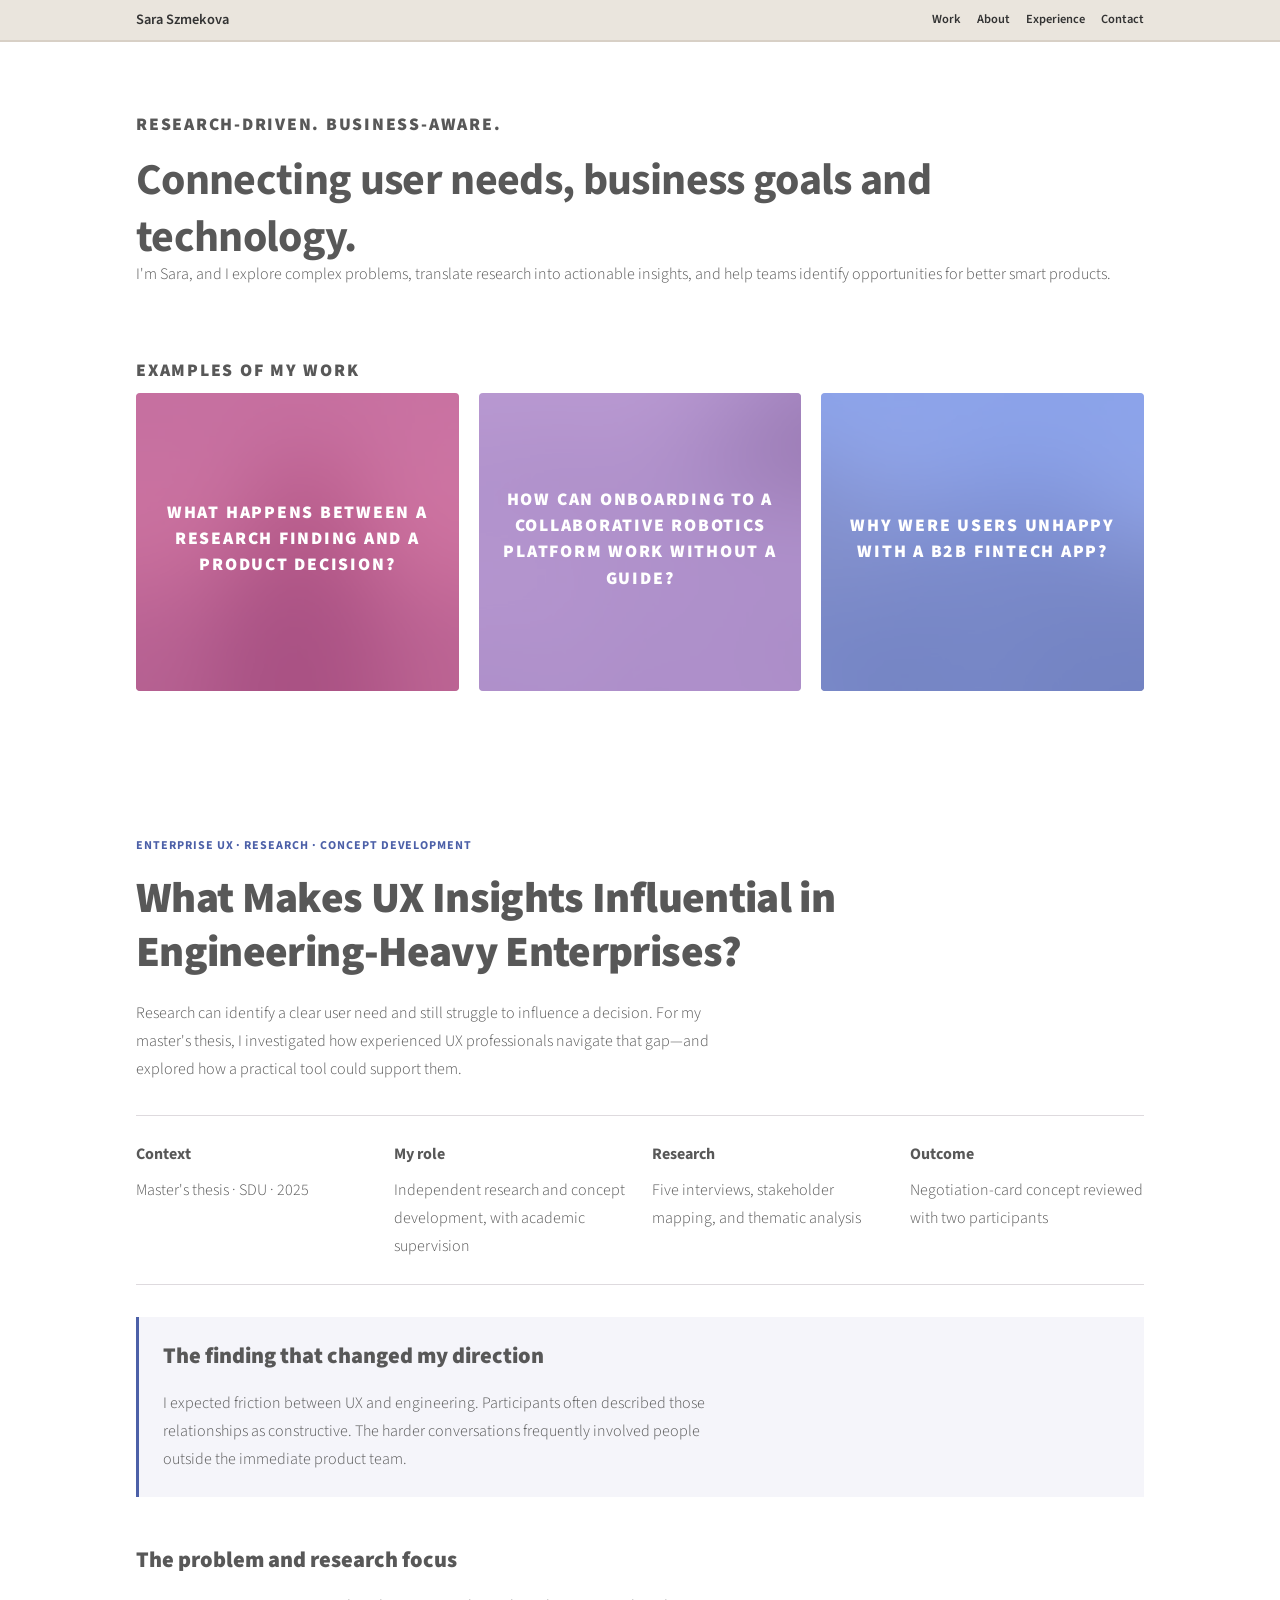
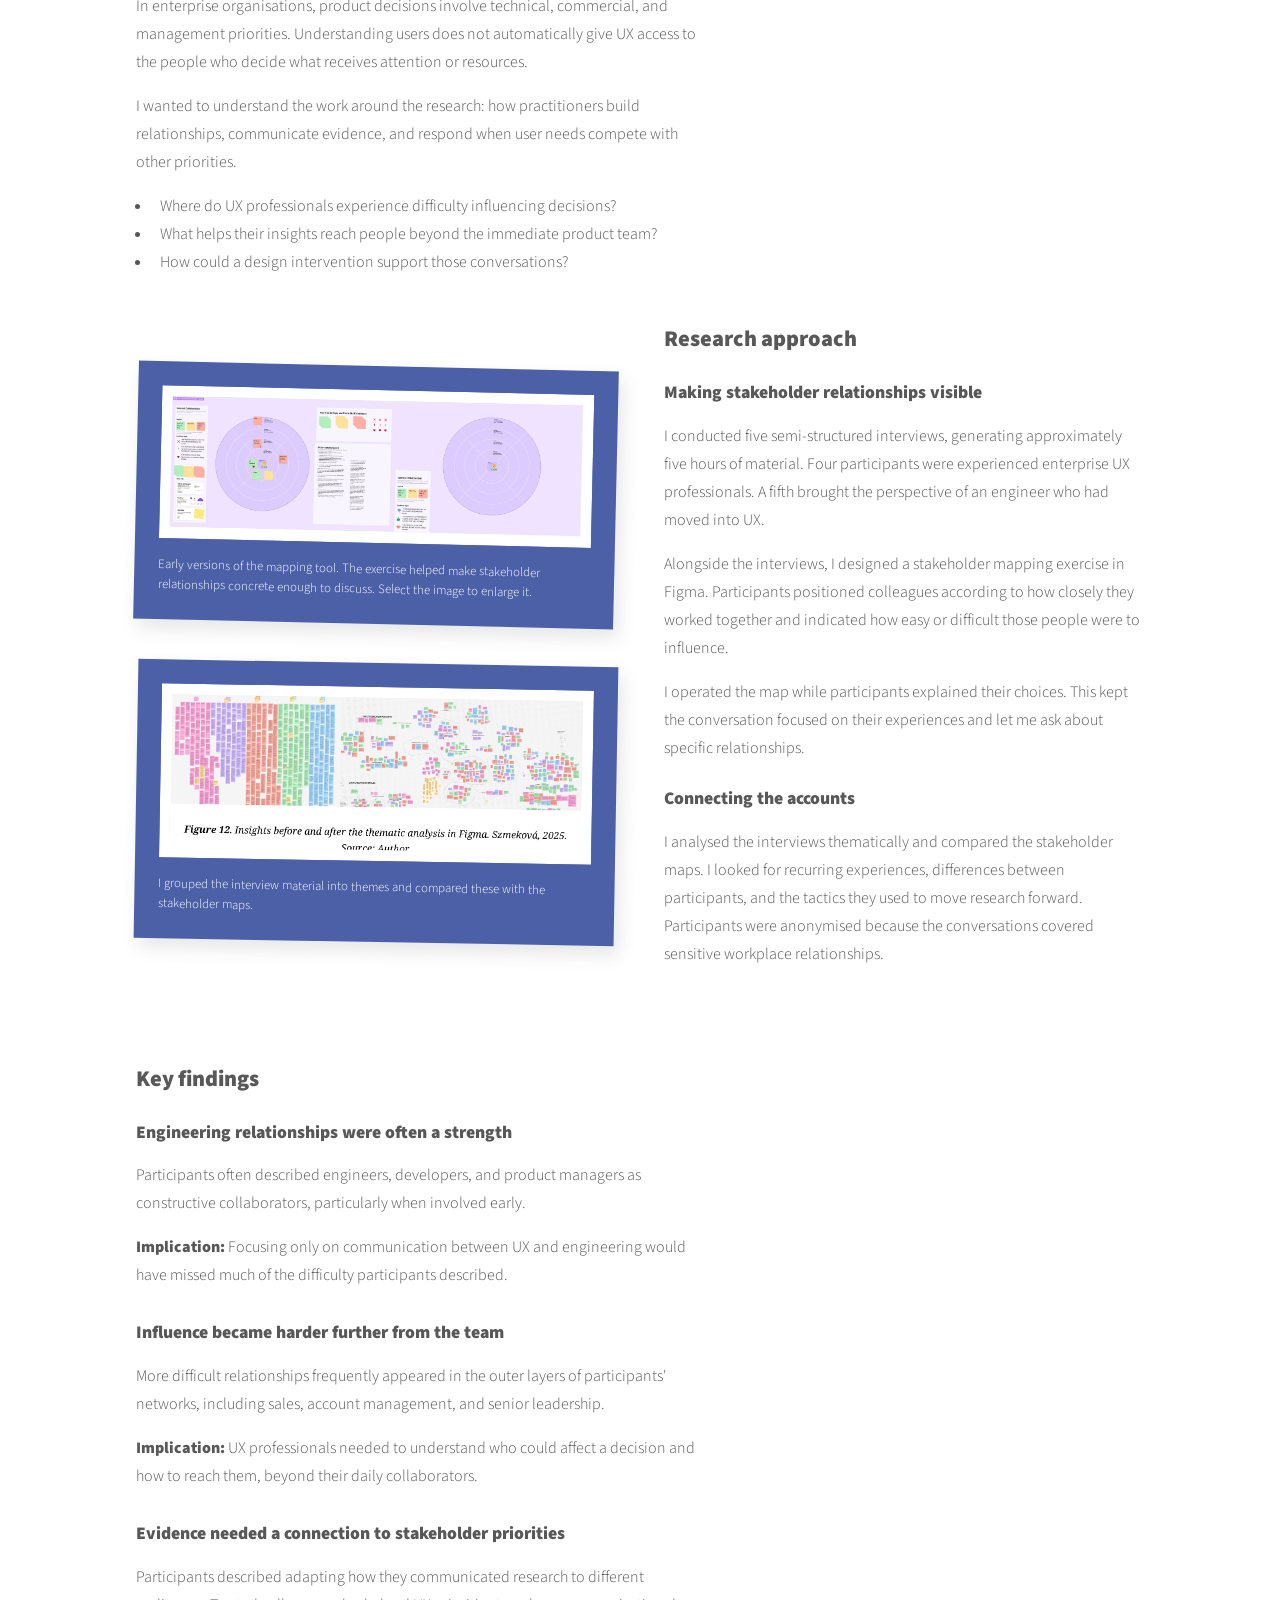
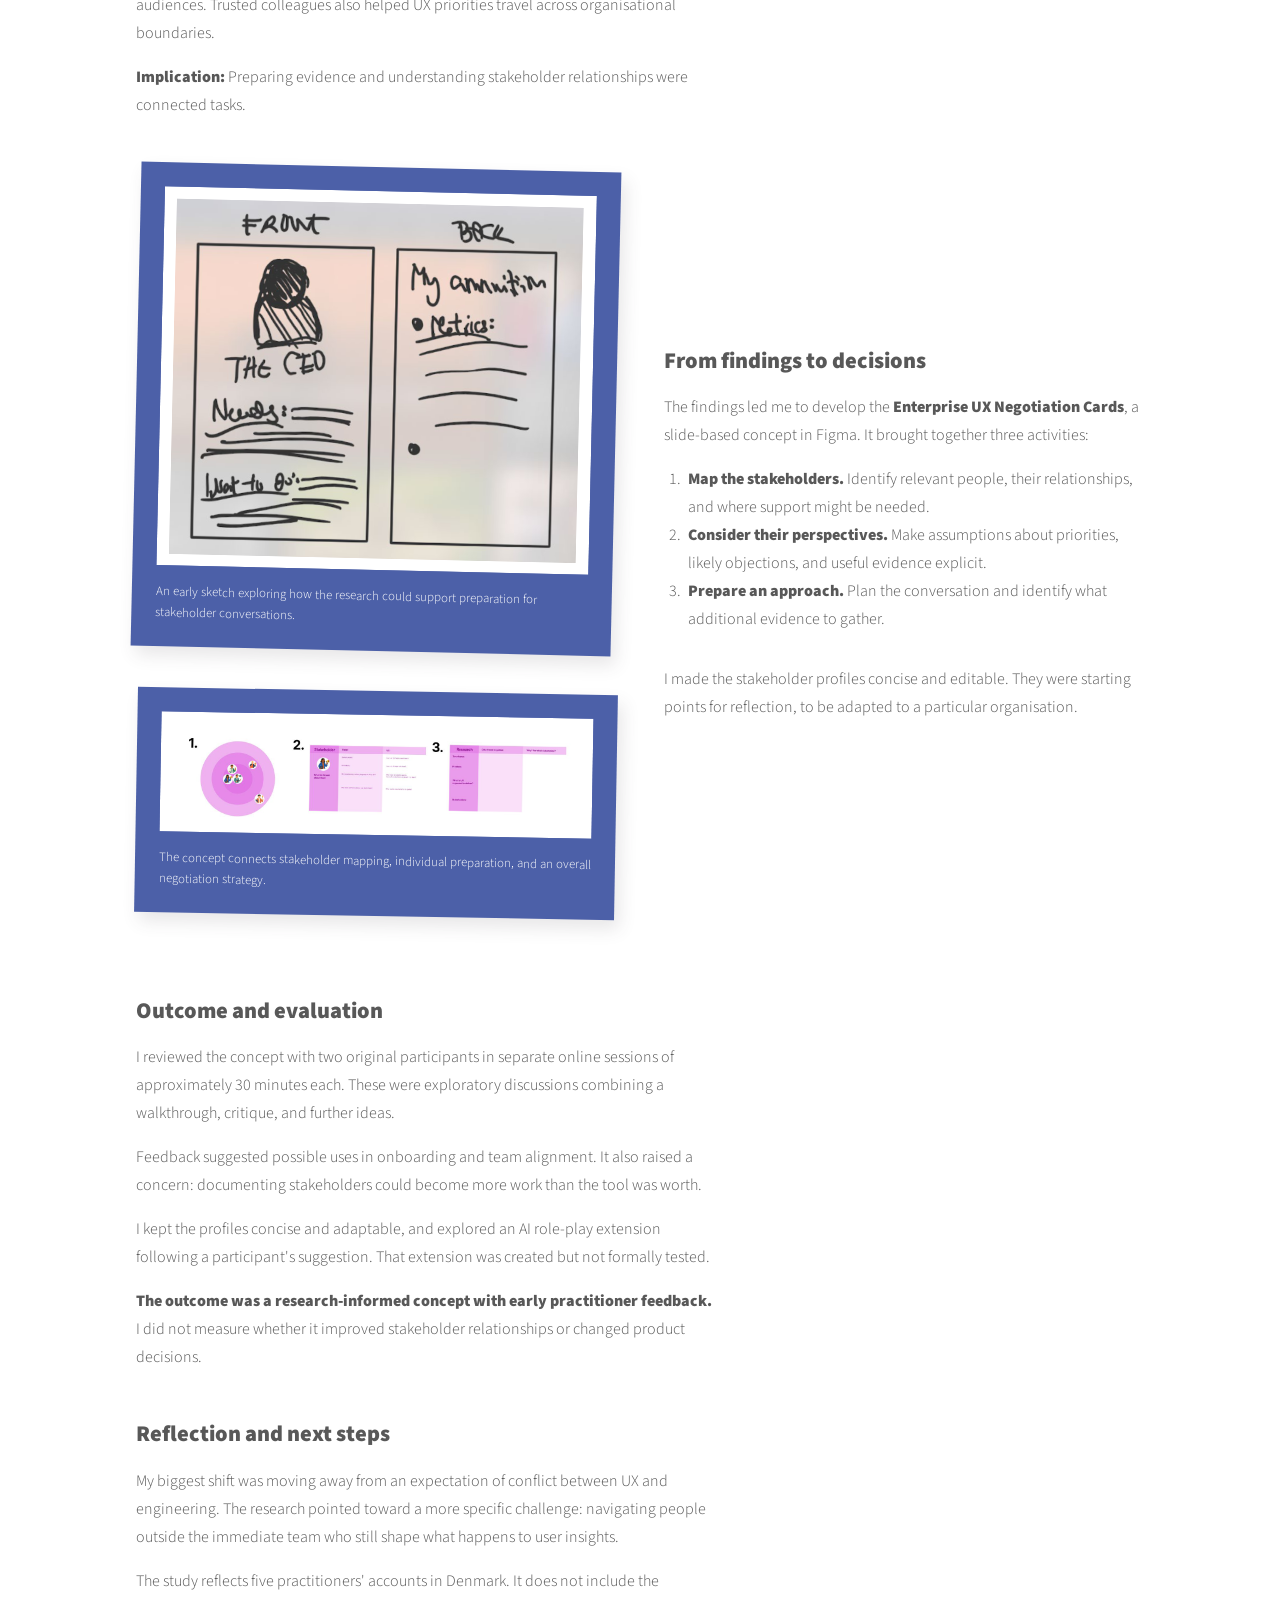
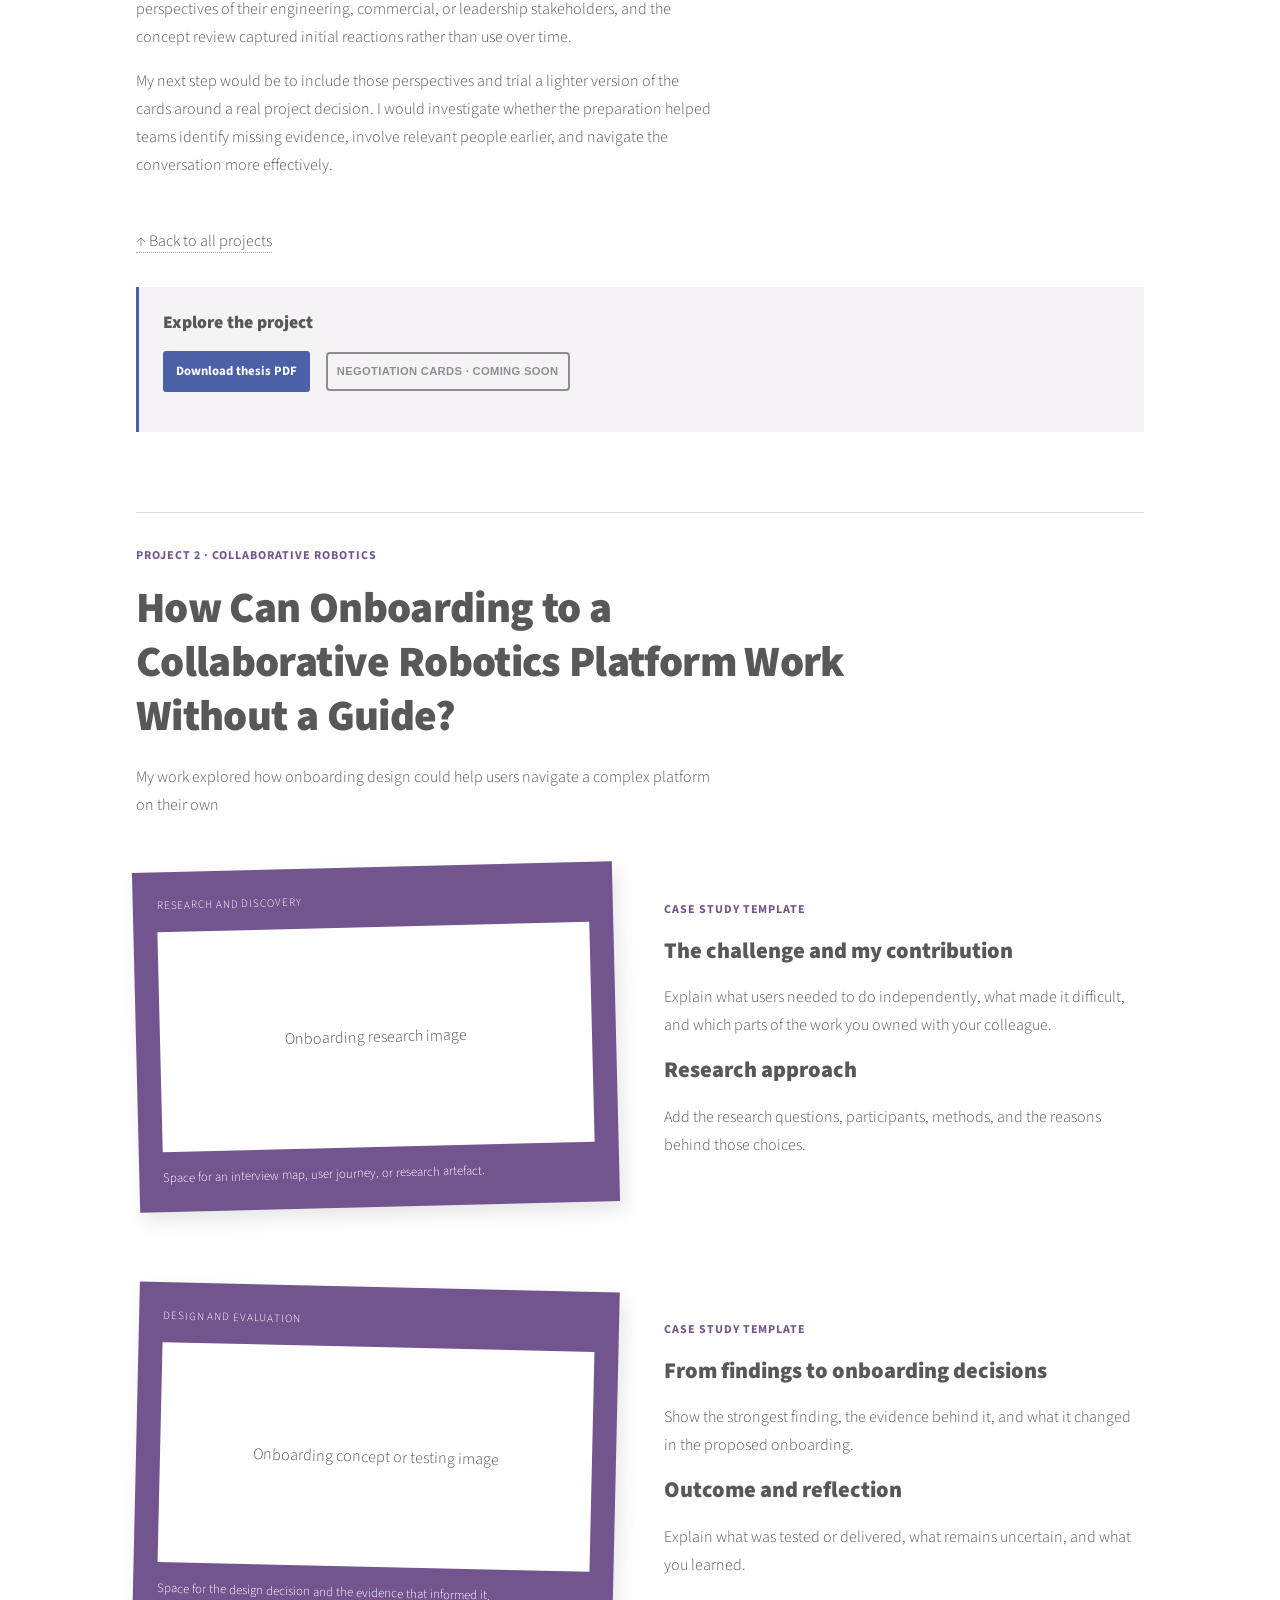
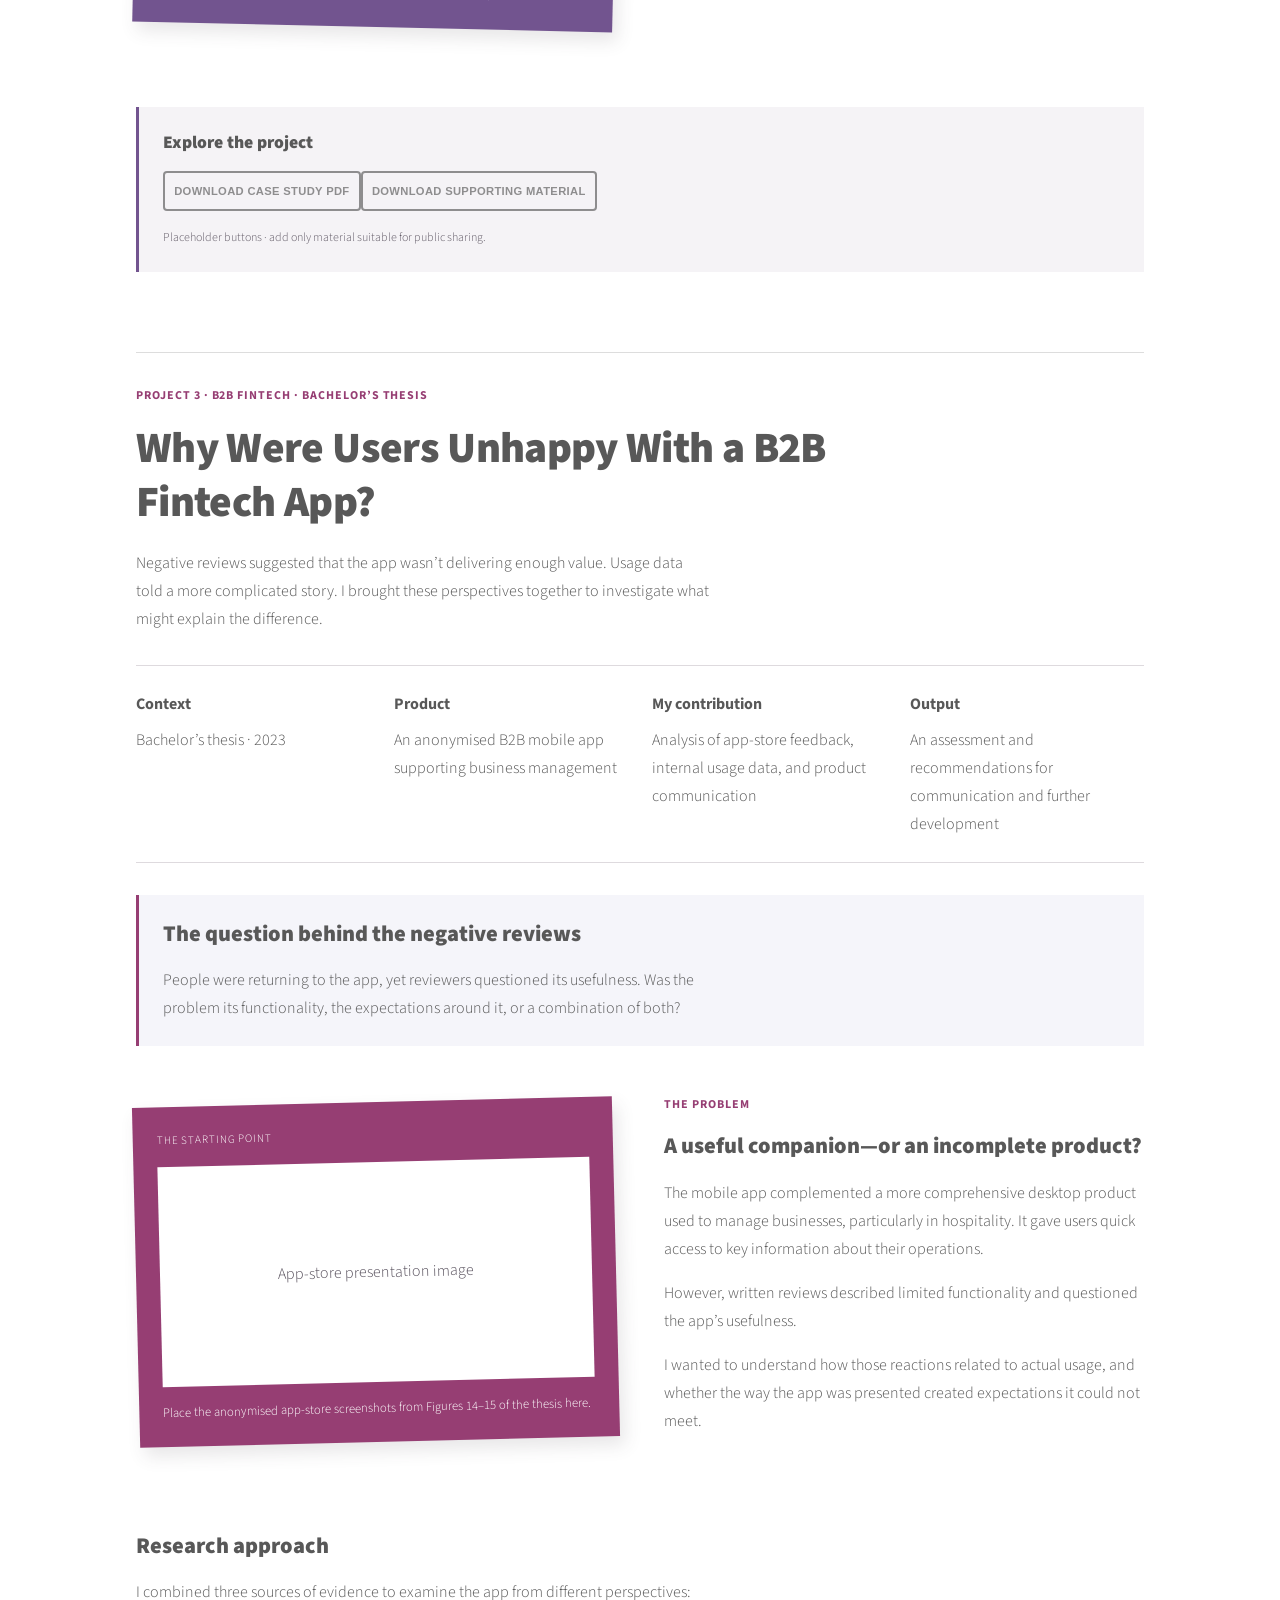
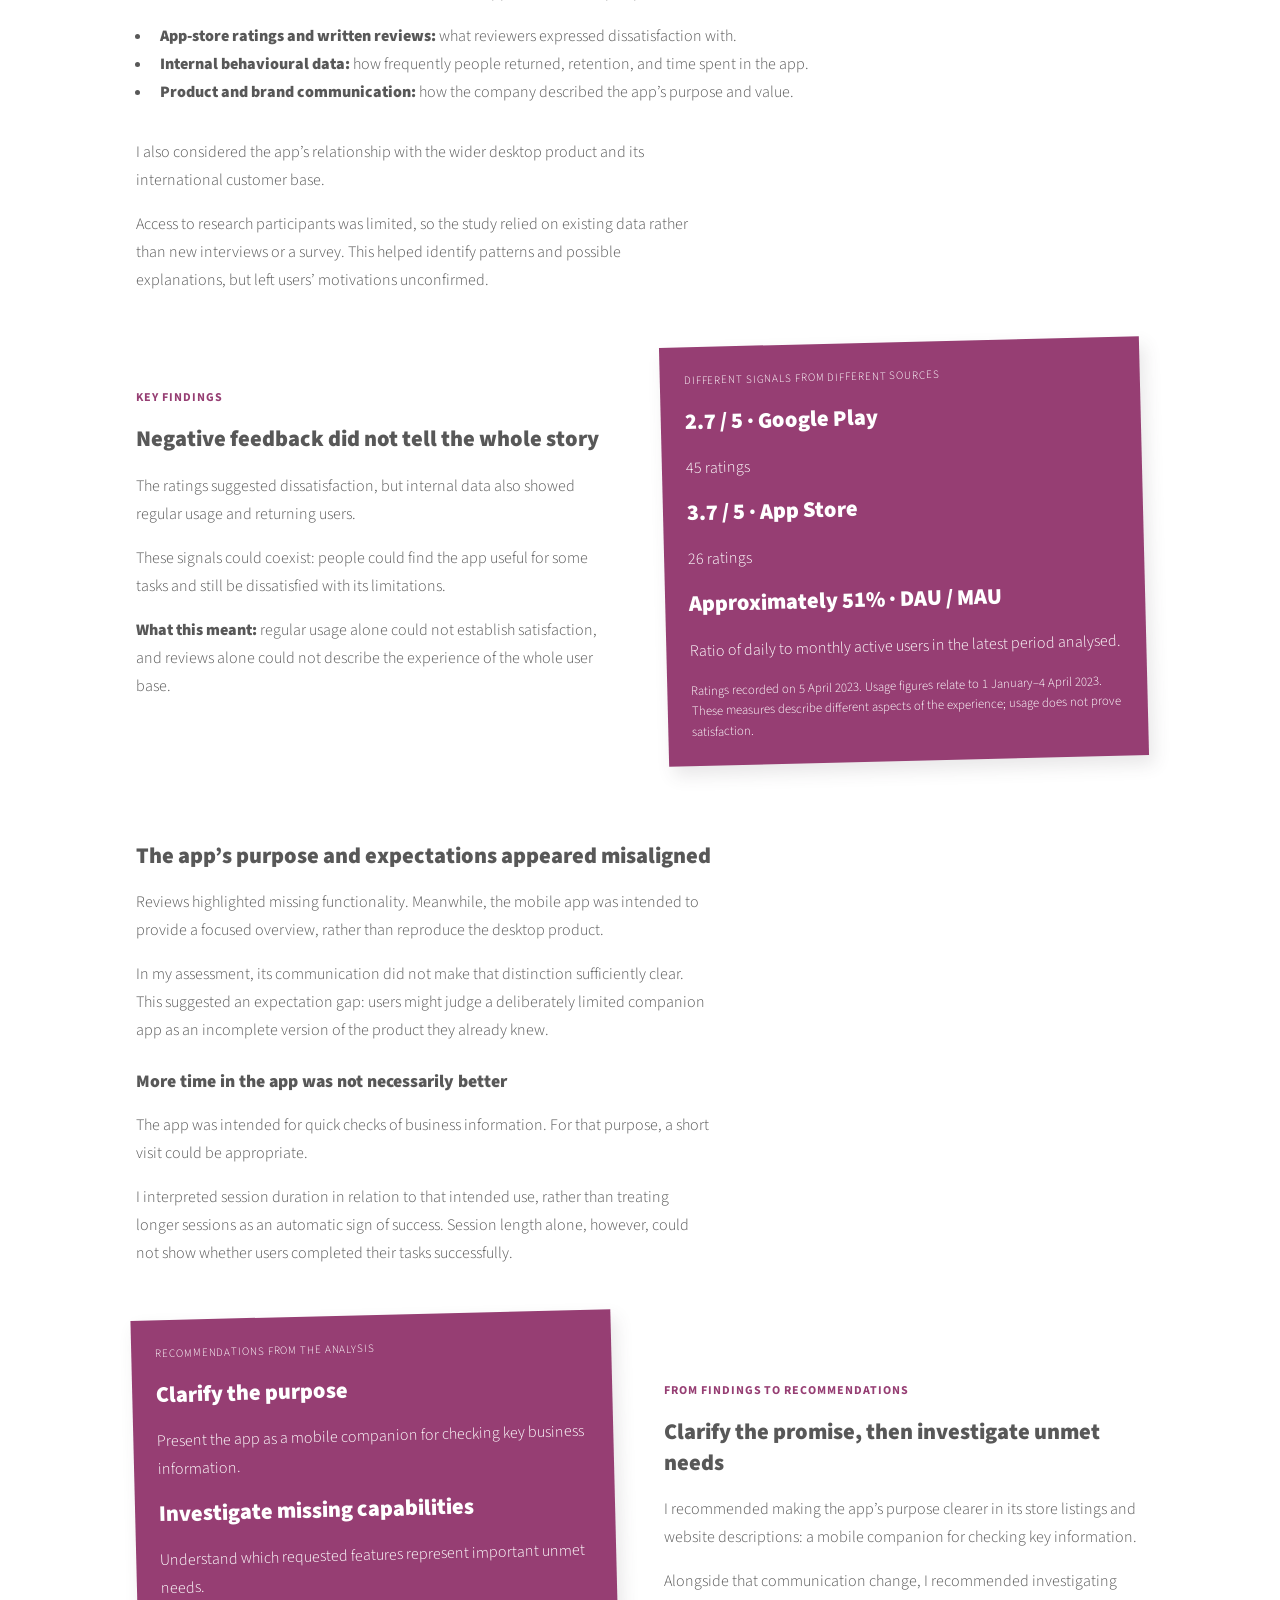
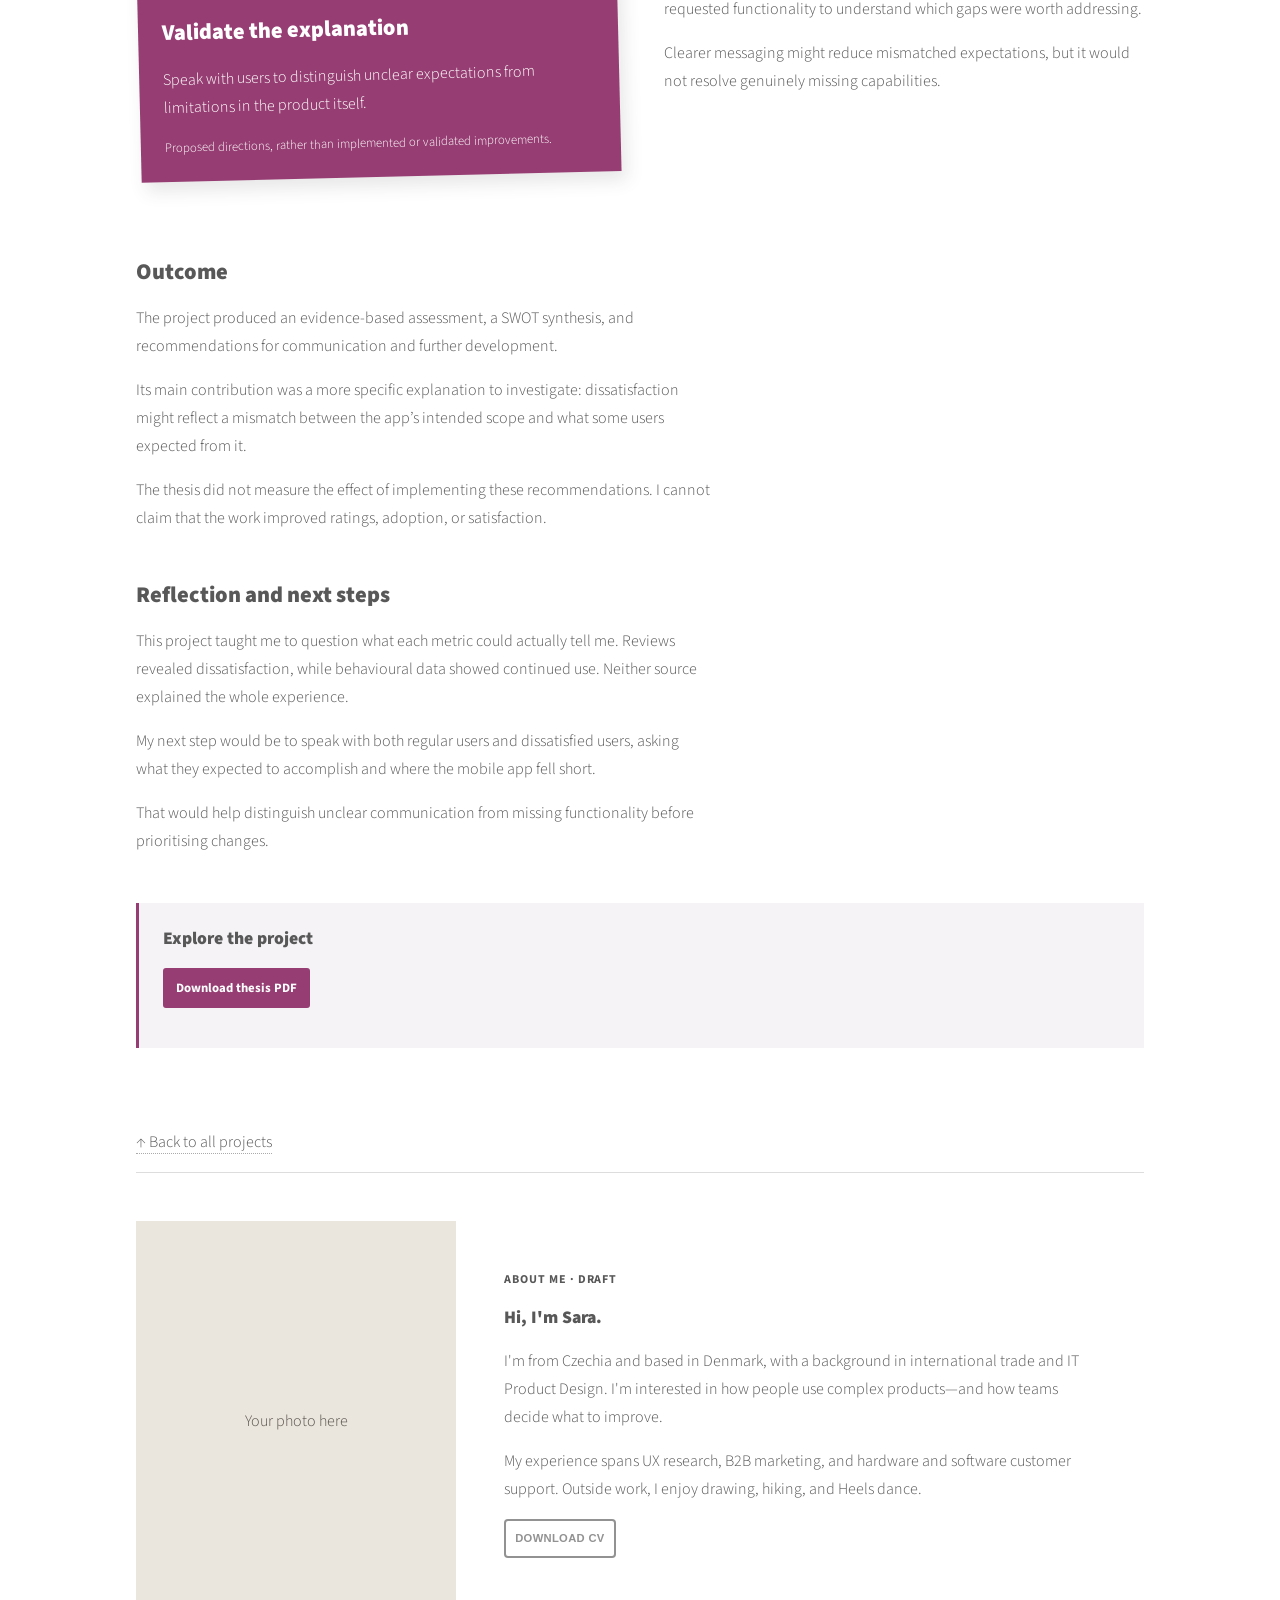
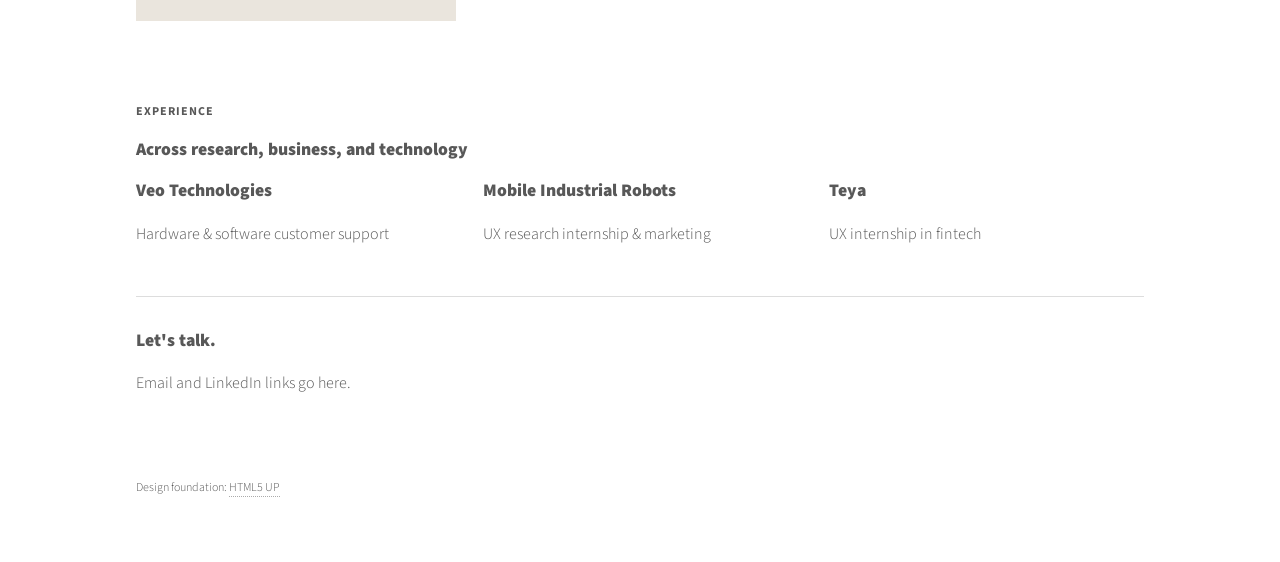
<file: index.html>
<!DOCTYPE HTML>
<!--
	Phantom by HTML5 UP
	html5up.net | @ajlkn
	Free for personal and commercial use under the CCA 3.0 license (html5up.net/license)
-->
<html lang="en">
	<head>
		<title>Sara Szmekova | UX &amp; Product Research</title>
		<meta charset="utf-8" />
		<meta name="viewport" content="width=device-width, initial-scale=1" />
		<link rel="stylesheet" href="assets/css/main.css" />
		<noscript><link rel="stylesheet" href="assets/css/noscript.css" /></noscript>
	</head>
	<body class="is-preload">
		<!-- Wrapper -->
			<div id="wrapper">

				<!-- Header -->
					
<header id="header">
    <div class="inner">
        <a href="index.html" class="logo">Sara Szmekova</a>

        <nav class="main-nav" aria-label="Main navigation">
            <ul>
                <li><a href="#work">Work</a></li>
                <li><a href="#about">About</a></li>
                <li><a href="#experience">Experience</a></li>
                <li><a href="#contact">Contact</a></li>
            </ul>
        </nav>
    </div>

    <div id="scroll-progress" aria-hidden="true">
        <span></span>
    </div>
</header>

				

				<!-- Main -->
					<div id="main">
						<div class="inner">
							<header>
							<h2 class="flipped-margin">RESEARCH-DRIVEN. BUSINESS-AWARE.</h2>
    						<h1>Connecting user needs, business goals and technology.</h1>
    						<p class="intro-text">I'm Sara, and I explore complex problems, translate research into actionable insights, and help teams identify opportunities for better smart products.</p>
							</header>
							<h2 class="flipped-margin">Examples of my work</h2>
							<section class="tiles" id="work">
								
								<article class="style4">
								
									<span class="image">
										<img src="images/pic04.jpg" alt="" />
									</span>
									<a href="#Project1">
										<h2>What happens between a research finding and a product decision?</h2>
										<div class="content">
											<p>How I examined stakeholder collaboration and negotiation in enterprise product decisions</p>
										</div>
									</a>
								</article>
								<article class="style5">
									<span class="image">
										<img src="images/pic05.jpg" alt="" />
									</span>
									<a href="#Project2">
										<h2>How Can Onboarding to a Collaborative Robotics Platform Work Without a Guide?</h2>
										<div class="content">
											<p>My work explored how onboarding design could help users navigate a complex platform on their own</p>
										</div>
									</a>
								</article>
								<article class="style6">
									<span class="image">
										<img src="images/pic06.jpg" alt="" />
									</span>
									<a href="#Project3">
										<h2>Why Were Users Unhappy With a B2B Fintech App?</h2>
										<div class="content">
											<p>Using reviews and usage data, I investigated customer expectations and the mobile app experience</p>
										</div>
									</a>
								</article>
                            </section>
												
						</div>
					</div>
					<!-- Main -->
					
<div class="portfolio-body"><div class="inner"><div class="project-one" id="Project1">
    <header class="case-study-header">
      <p class="case-study-label">Enterprise UX · Research · Concept development</p>
      <h2 id="thesis-title" class="case-study-title">What Makes UX Insights Influential in Engineering-Heavy Enterprises?</h2>
      <p class="case-study-intro">Research can identify a clear user need and still struggle to influence a decision. For my master's thesis, I investigated how experienced UX professionals navigate that gap—and explored how a practical tool could support them.</p>
    </header>

    <dl class="case-study-facts">
      <div><dt>Context</dt><dd>Master's thesis · SDU · 2025</dd></div>
      <div><dt>My role</dt><dd>Independent research and concept development, with academic supervision</dd></div>
      <div><dt>Research</dt><dd>Five interviews, stakeholder mapping, and thematic analysis</dd></div>
      <div><dt>Outcome</dt><dd>Negotiation-card concept reviewed with two participants</dd></div>
    </dl>

    <aside class="case-study-takeaway">
      <h3>The finding that changed my direction</h3>
      <p>I expected friction between UX and engineering. Participants often described those relationships as constructive. The harder conversations frequently involved people outside the immediate product team.</p>
    </aside>

    <section class="case-study-section" aria-labelledby="thesis-problem">
      <h3 id="thesis-problem">The problem and research focus</h3>
      <p>In enterprise organisations, product decisions involve technical, commercial, and management priorities. Understanding users does not automatically give UX access to the people who decide what receives attention or resources.</p>
      <p>I wanted to understand the work around the research: how practitioners build relationships, communicate evidence, and respond when user needs compete with other priorities.</p>
      <ul><li>Where do UX professionals experience difficulty influencing decisions?</li><li>What helps their insights reach people beyond the immediate product team?</li><li>How could a design intervention support those conversations?</li></ul>
    </section>

    <section class="paper-row" aria-labelledby="thesis-approach">
      <div class="paper-copy"><h3 id="thesis-approach">Research approach</h3>
      <h4>Making stakeholder relationships visible</h4>
      <p>I conducted five semi-structured interviews, generating approximately five hours of material. Four participants were experienced enterprise UX professionals. A fifth brought the perspective of an engineer who had moved into UX.</p>
      <p>Alongside the interviews, I designed a stakeholder mapping exercise in Figma. Participants positioned colleagues according to how closely they worked together and indicated how easy or difficult those people were to influence.</p>
      <p>I operated the map while participants explained their choices. This kept the conversation focused on their experiences and let me ask about specific relationships.</p>
      <h4>Connecting the accounts</h4>
      <p>I analysed the interviews thematically and compared the stakeholder maps. I looked for recurring experiences, differences between participants, and the tactics they used to move research forward. Participants were anonymised because the conversations covered sensitive workplace relationships.</p>
      </div><div class="paper-gallery"><figure class="paper-note">
        <a href="images/thesis-stakeholder-map.png" target="_blank" rel="noopener"><img src="images/thesis-stakeholder-map.png" width="1317" height="423" alt="Early versions of the stakeholder mapping tool, using concentric circles and coloured markers." loading="lazy"></a>
        <figcaption>Early versions of the mapping tool. The exercise helped make stakeholder relationships concrete enough to discuss. Select the image to enlarge it.</figcaption>
      </figure>
      <figure class="paper-note">
        <a href="images/thesis-analysis.png" target="_blank" rel="noopener"><img src="images/thesis-analysis.png" width="1395" height="519" alt="Interview material arranged before and after thematic analysis in Figma." loading="lazy"></a>
        <figcaption>I grouped the interview material into themes and compared these with the stakeholder maps.</figcaption>
      </figure>
    </div></section>

    <section class="case-study-section" aria-labelledby="thesis-findings">
      <h3 id="thesis-findings">Key findings</h3>
      <div class="case-study-finding"><h4>Engineering relationships were often a strength</h4><p>Participants often described engineers, developers, and product managers as constructive collaborators, particularly when involved early.</p><p><strong>Implication:</strong> Focusing only on communication between UX and engineering would have missed much of the difficulty participants described.</p></div>
      <div class="case-study-finding"><h4>Influence became harder further from the team</h4><p>More difficult relationships frequently appeared in the outer layers of participants' networks, including sales, account management, and senior leadership.</p><p><strong>Implication:</strong> UX professionals needed to understand who could affect a decision and how to reach them, beyond their daily collaborators.</p></div>
      <div class="case-study-finding"><h4>Evidence needed a connection to stakeholder priorities</h4><p>Participants described adapting how they communicated research to different audiences. Trusted colleagues also helped UX priorities travel across organisational boundaries.</p><p><strong>Implication:</strong> Preparing evidence and understanding stakeholder relationships were connected tasks.</p></div>
    </section>

    <section class="paper-row" aria-labelledby="thesis-decisions">
      <div class="paper-copy"><h3 id="thesis-decisions">From findings to decisions</h3>
      <p>The findings led me to develop the <strong>Enterprise UX Negotiation Cards</strong>, a slide-based concept in Figma. It brought together three activities:</p>
      <ol><li><strong>Map the stakeholders.</strong> Identify relevant people, their relationships, and where support might be needed.</li><li><strong>Consider their perspectives.</strong> Make assumptions about priorities, likely objections, and useful evidence explicit.</li><li><strong>Prepare an approach.</strong> Plan the conversation and identify what additional evidence to gather.</li></ol>
      <p>I made the stakeholder profiles concise and editable. They were starting points for reflection, to be adapted to a particular organisation.</p>
      </div><div class="paper-gallery"><figure class="paper-note">
        <img src="images/thesis-sketch.png" width="561" height="489" alt="Hand-drawn early negotiation-card concept." loading="lazy">
        <figcaption>An early sketch exploring how the research could support preparation for stakeholder conversations.</figcaption>
      </figure>
      <figure class="paper-note">
        <a href="images/thesis-concept.png" target="_blank" rel="noopener"><img src="images/thesis-concept.png" width="1365" height="330" alt="Three stages of the concept: map stakeholders, prepare individual profiles, and plan an overall approach." loading="lazy"></a>
        <figcaption>The concept connects stakeholder mapping, individual preparation, and an overall negotiation strategy.</figcaption>
      </figure>
    </div></section>

    <section class="case-study-section" aria-labelledby="thesis-outcome">
      <h3 id="thesis-outcome">Outcome and evaluation</h3>
      <p>I reviewed the concept with two original participants in separate online sessions of approximately 30 minutes each. These were exploratory discussions combining a walkthrough, critique, and further ideas.</p>
      <p>Feedback suggested possible uses in onboarding and team alignment. It also raised a concern: documenting stakeholders could become more work than the tool was worth.</p>
      <p>I kept the profiles concise and adaptable, and explored an AI role-play extension following a participant's suggestion. That extension was created but not formally tested.</p>
      <p><strong>The outcome was a research-informed concept with early practitioner feedback.</strong> I did not measure whether it improved stakeholder relationships or changed product decisions.</p>
    </section>

    <section class="case-study-section" aria-labelledby="thesis-reflection">
      <h3 id="thesis-reflection">Reflection and next steps</h3>
      <p>My biggest shift was moving away from an expectation of conflict between UX and engineering. The research pointed toward a more specific challenge: navigating people outside the immediate team who still shape what happens to user insights.</p>
      <p>The study reflects five practitioners' accounts in Denmark. It does not include the perspectives of their engineering, commercial, or leadership stakeholders, and the concept review captured initial reactions rather than use over time.</p>
      <p>My next step would be to include those perspectives and trial a lighter version of the cards around a real project decision. I would investigate whether the preparation helped teams identify missing evidence, involve relevant people earlier, and navigate the conversation more effectively.</p>
    </section>
    <p class="case-study-back"><a href="#work">↑ Back to all projects</a></p>
  <div class="project-downloads"><h3>Explore the project</h3><a class="material-button" href="materials/enterprise-ux-thesis.pdf" download>Download thesis PDF</a><button disabled>Negotiation cards · coming soon</button></div></div>
<section class="project-two" id="Project2">
  <header class="paper-project-head"><div class="paper-eyebrow">Project 2 · Collaborative robotics</div><h2>How Can Onboarding to a Collaborative Robotics Platform Work Without a Guide?</h2><p>My work explored how onboarding design could help users navigate a complex platform on their own</p></header>
  <div class="paper-row"><figure class="paper-note"><span class="paper-note-label">Research and discovery</span><div class="image-placeholder">Onboarding research image</div><figcaption>Space for an interview map, user journey, or research artefact.</figcaption></figure><div class="paper-copy"><div class="paper-eyebrow">Case study template</div><h2>The challenge and my contribution</h2><p>Explain what users needed to do independently, what made it difficult, and which parts of the work you owned with your colleague.</p><h3>Research approach</h3><p>Add the research questions, participants, methods, and the reasons behind those choices.</p></div></div>
  <div class="paper-row"><div class="paper-copy"><div class="paper-eyebrow">Case study template</div><h2>From findings to onboarding decisions</h2><p>Show the strongest finding, the evidence behind it, and what it changed in the proposed onboarding.</p><h3>Outcome and reflection</h3><p>Explain what was tested or delivered, what remains uncertain, and what you learned.</p></div><figure class="paper-note"><span class="paper-note-label">Design and evaluation</span><div class="image-placeholder">Onboarding concept or testing image</div><figcaption>Space for the design decision and the evidence that informed it.</figcaption></figure></div>
  <div class="project-downloads"><h3>Explore the project</h3><button disabled>Download case study PDF</button><button disabled>Download supporting material</button><small>Placeholder buttons · add only material suitable for public sharing.</small></div>
</section>

<!-- PROJECT 3 — FINTECH -->
<section class="project-three" id="Project3">

    <header class="paper-project-head">
        <div class="paper-eyebrow">
            Project 3 · B2B fintech · Bachelor’s thesis
        </div>

        <h2>Why Were Users Unhappy With a B2B Fintech App?</h2>

        <p>
            Negative reviews suggested that the app wasn’t delivering
            enough value. Usage data told a more complicated story.
            I brought these perspectives together to investigate
            what might explain the difference.
        </p>
    </header>

    <dl class="case-study-facts">
        <div>
            <dt>Context</dt>
            <dd>Bachelor’s thesis · 2023</dd>
        </div>

        <div>
            <dt>Product</dt>
            <dd>An anonymised B2B mobile app supporting business management</dd>
        </div>

        <div>
            <dt>My contribution</dt>
            <dd>
                Analysis of app-store feedback, internal usage data,
                and product communication
            </dd>
        </div>

        <div>
            <dt>Output</dt>
            <dd>
                An assessment and recommendations for communication
                and further development
            </dd>
        </div>
    </dl>

    <aside class="case-study-takeaway">
        <h3>The question behind the negative reviews</h3>
        <p>
            People were returning to the app, yet reviewers questioned
            its usefulness. Was the problem its functionality,
            the expectations around it, or a combination of both?
        </p>
    </aside>

    <!-- THE PROBLEM -->
    <section class="paper-row">

        <figure class="paper-note">
            <span class="paper-note-label">
                The starting point
            </span>

            <div class="image-placeholder">
                App-store presentation image
            </div>

            <figcaption>
                Place the anonymised app-store screenshots
                from Figures 14–15 of the thesis here.
            </figcaption>
        </figure>

        <div class="paper-copy">
            <div class="paper-eyebrow">The problem</div>

            <h3>A useful companion—or an incomplete product?</h3>

            <p>
                The mobile app complemented a more comprehensive
                desktop product used to manage businesses,
                particularly in hospitality. It gave users quick
                access to key information about their operations.
            </p>

            <p>
                However, written reviews described limited functionality
                and questioned the app’s usefulness.
            </p>

            <p>
                I wanted to understand how those reactions related
                to actual usage, and whether the way the app was
                presented created expectations it could not meet.
            </p>
        </div>

    </section>

    <!-- APPROACH -->
    <section class="case-study-section">
        <h3>Research approach</h3>

        <p>
            I combined three sources of evidence to examine
            the app from different perspectives:
        </p>

        <ul>
            <li>
                <strong>App-store ratings and written reviews:</strong>
                what reviewers expressed dissatisfaction with.
            </li>

            <li>
                <strong>Internal behavioural data:</strong>
                how frequently people returned, retention,
                and time spent in the app.
            </li>

            <li>
                <strong>Product and brand communication:</strong>
                how the company described the app’s purpose and value.
            </li>
        </ul>

        <p>
            I also considered the app’s relationship with the wider
            desktop product and its international customer base.
        </p>

        <p>
            Access to research participants was limited, so the study
            relied on existing data rather than new interviews or
            a survey. This helped identify patterns and possible
            explanations, but left users’ motivations unconfirmed.
        </p>
    </section>

    <!-- FINDINGS -->
    <section class="paper-row">

        <div class="paper-copy">
            <div class="paper-eyebrow">Key findings</div>

            <h3>Negative feedback did not tell the whole story</h3>

            <p>
                The ratings suggested dissatisfaction, but internal
                data also showed regular usage and returning users.
            </p>

            <p>
                These signals could coexist: people could find the
                app useful for some tasks and still be dissatisfied
                with its limitations.
            </p>

            <p>
                <strong>What this meant:</strong>
                regular usage alone could not establish satisfaction,
                and reviews alone could not describe the experience
                of the whole user base.
            </p>
        </div>

        <figure class="paper-note">
            <span class="paper-note-label">
                Different signals from different sources
            </span>

            <h3>2.7 / 5 · Google Play</h3>
            <p>45 ratings</p>

            <h3>3.7 / 5 · App Store</h3>
            <p>26 ratings</p>

            <h3>Approximately 51% · DAU / MAU</h3>
            <p>
                Ratio of daily to monthly active users
                in the latest period analysed.
            </p>

            <figcaption>
                Ratings recorded on 5 April 2023.
                Usage figures relate to 1 January–4 April 2023.
                These measures describe different aspects of
                the experience; usage does not prove satisfaction.
            </figcaption>
        </figure>

    </section>

    <!-- INTERPRETATION -->
    <section class="case-study-section">
        <h3>The app’s purpose and expectations appeared misaligned</h3>

        <p>
            Reviews highlighted missing functionality. Meanwhile,
            the mobile app was intended to provide a focused overview,
            rather than reproduce the desktop product.
        </p>

        <p>
            In my assessment, its communication did not make that
            distinction sufficiently clear. This suggested an
            expectation gap: users might judge a deliberately
            limited companion app as an incomplete version
            of the product they already knew.
        </p>

        <h4>More time in the app was not necessarily better</h4>

        <p>
            The app was intended for quick checks of business
            information. For that purpose, a short visit could
            be appropriate.
        </p>

        <p>
            I interpreted session duration in relation to that intended
            use, rather than treating longer sessions as an automatic
            sign of success. Session length alone, however, could
            not show whether users completed their tasks successfully.
        </p>
    </section>

    <!-- RECOMMENDATIONS -->
    <section class="paper-row">

        <figure class="paper-note">
            <span class="paper-note-label">
                Recommendations from the analysis
            </span>

            <h3>Clarify the purpose</h3>
            <p>
                Present the app as a mobile companion
                for checking key business information.
            </p>

            <h3>Investigate missing capabilities</h3>
            <p>
                Understand which requested features represent
                important unmet needs.
            </p>

            <h3>Validate the explanation</h3>
            <p>
                Speak with users to distinguish unclear expectations
                from limitations in the product itself.
            </p>

            <figcaption>
                Proposed directions, rather than implemented
                or validated improvements.
            </figcaption>
        </figure>

        <div class="paper-copy">
            <div class="paper-eyebrow">
                From findings to recommendations
            </div>

            <h3>Clarify the promise, then investigate unmet needs</h3>

            <p>
                I recommended making the app’s purpose clearer
                in its store listings and website descriptions:
                a mobile companion for checking key information.
            </p>

            <p>
                Alongside that communication change, I recommended
                investigating requested functionality to understand
                which gaps were worth addressing.
            </p>

            <p>
                Clearer messaging might reduce mismatched expectations,
                but it would not resolve genuinely missing capabilities.
            </p>
        </div>

    </section>

    <!-- OUTCOME -->
    <section class="case-study-section">
        <h3>Outcome</h3>

        <p>
            The project produced an evidence-based assessment,
            a SWOT synthesis, and recommendations for communication
            and further development.
        </p>

        <p>
            Its main contribution was a more specific explanation
            to investigate: dissatisfaction might reflect a mismatch
            between the app’s intended scope and what some users
            expected from it.
        </p>

        <p>
            The thesis did not measure the effect of implementing
            these recommendations. I cannot claim that the work
            improved ratings, adoption, or satisfaction.
        </p>
    </section>

    <!-- REFLECTION -->
    <section class="case-study-section">
        <h3>Reflection and next steps</h3>

        <p>
            This project taught me to question what each metric
            could actually tell me. Reviews revealed dissatisfaction,
            while behavioural data showed continued use.
            Neither source explained the whole experience.
        </p>

        <p>
            My next step would be to speak with both regular users
            and dissatisfied users, asking what they expected
            to accomplish and where the mobile app fell short.
        </p>

        <p>
            That would help distinguish unclear communication
            from missing functionality before prioritising changes.
        </p>
    </section>

    <!-- DOWNLOAD -->
    <div class="project-downloads">
        <h3>Explore the project</h3>

        <a
            class="material-button"
            href="materials/fintech-bachelor-thesis.pdf"
            download
        >
            Download thesis PDF
        </a>
    </div>

    <p class="case-study-back">
        <a href="#work">↑ Back to all projects</a>
    </p>

</section>

<section id="about" class="about-section">
  <div class="photo-placeholder" role="img" aria-label="Placeholder for Sara's portrait">Your photo here</div>
  <div><div class="paper-eyebrow">About me · draft</div><h2>Hi, I'm Sara.</h2><p>I'm from Czechia and based in Denmark, with a background in international trade and IT Product Design. I'm interested in how people use complex products—and how teams decide what to improve.</p><p>My experience spans UX research, B2B marketing, and hardware and software customer support. Outside work, I enjoy drawing, hiking, and Heels dance.</p><button disabled>Download CV</button></div>
</section>
<section id="experience" class="experience-section"><div class="paper-eyebrow">Experience</div><h2>Across research, business, and technology</h2><div class="experience-grid"><div><h3>Veo Technologies</h3><p>Hardware &amp; software customer support</p></div><div><h3>Mobile Industrial Robots</h3><p>UX research internship &amp; marketing</p></div><div><h3>Teya</h3><p>UX internship in fintech</p></div></div></section>
<footer id="contact" class="paper-footer"><h2>Let's talk.</h2><p>Email and LinkedIn links go here.</p></footer>
  <p class="portfolio-credit">Design foundation: <a href="https://html5up.net">HTML5 UP</a></p></div></div>
</div>
<!-- Scripts -->
			<script src="assets/js/jquery.min.js"></script>
			<script src="assets/js/browser.min.js"></script>
			<script src="assets/js/breakpoints.min.js"></script>
			<script src="assets/js/util.js"></script>
			<script src="assets/js/main.js"></script>


<script>
(function () {
    const progressBar = document.querySelector('#scroll-progress span');
    const menuLinks = document.querySelectorAll('#header .main-nav a');

    function updateHeader() {
        const scrollableHeight =
            document.documentElement.scrollHeight - window.innerHeight;

        const progress = scrollableHeight > 0
            ? (window.scrollY / scrollableHeight) * 100
            : 0;

        if (progressBar) {
            progressBar.style.width =
                Math.min(100, Math.max(0, progress)) + '%';
        }

        let activeSection = '';

        menuLinks.forEach(function (link) {
            const target = document.querySelector(link.getAttribute('href'));

            if (target && target.getBoundingClientRect().top <= 140) {
                activeSection = link.getAttribute('href');
            }
        });

        menuLinks.forEach(function (link) {
            const active = link.getAttribute('href') === activeSection;

            link.classList.toggle('active', active);

            if (active) {
                link.setAttribute('aria-current', 'location');
            } else {
                link.removeAttribute('aria-current');
            }
        });
    }

    window.addEventListener('scroll', updateHeader);
    window.addEventListener('resize', updateHeader);
    updateHeader();
})();
</script>
</body>
</html>
</file>
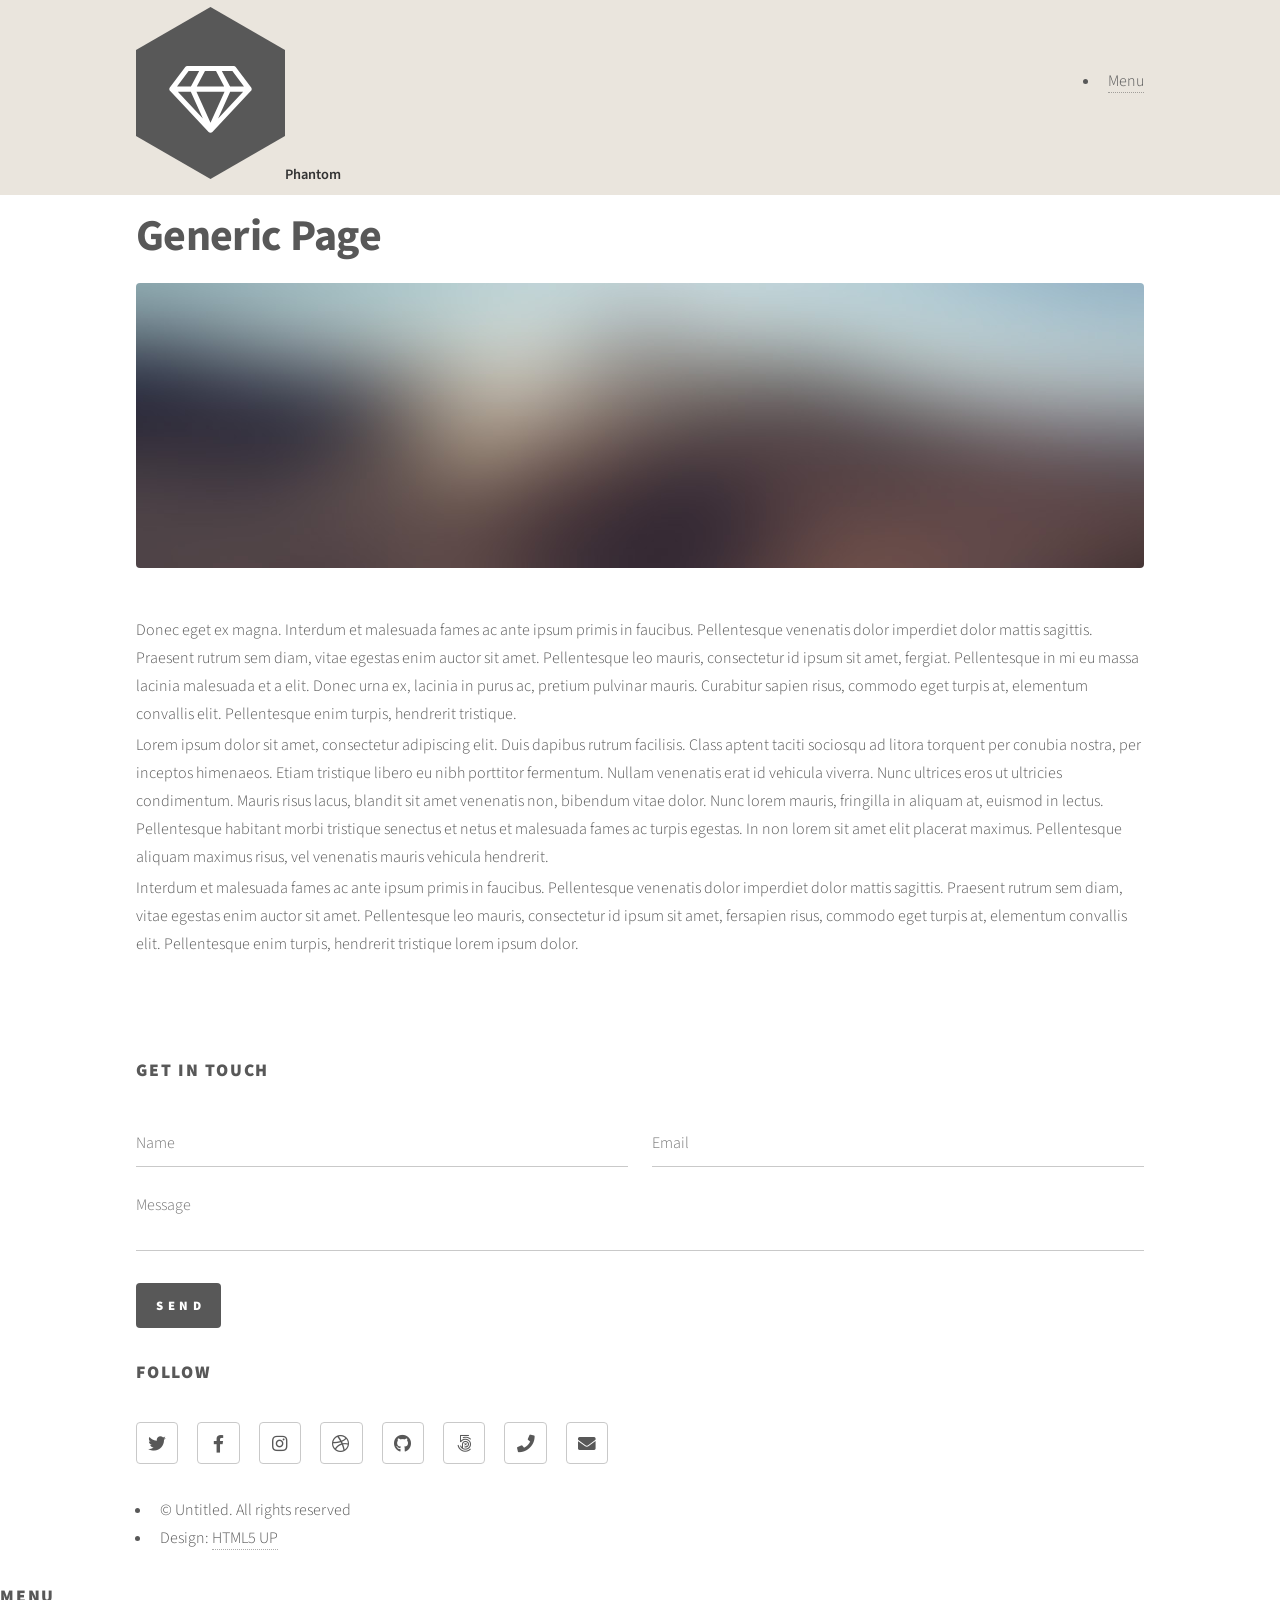
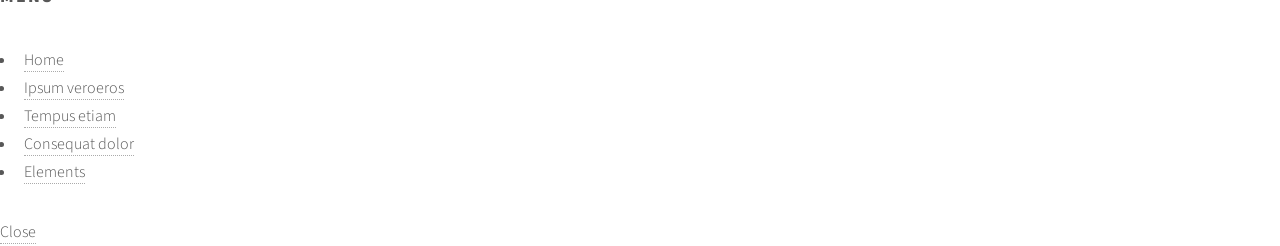
<file: about.html>
<!DOCTYPE HTML>
<!--
	Phantom by HTML5 UP
	html5up.net | @ajlkn
	Free for personal and commercial use under the CCA 3.0 license (html5up.net/license)
-->
<html>
	<head>
		<title>Generic - Phantom by HTML5 UP</title>
		<meta charset="utf-8" />
		<meta name="viewport" content="width=device-width, initial-scale=1, user-scalable=no" />
		<link rel="stylesheet" href="assets/css/main.css" />
		<noscript><link rel="stylesheet" href="assets/css/noscript.css" /></noscript>
	</head>
	<body class="is-preload">
		<!-- Wrapper -->
			<div id="wrapper">

				<!-- Header -->
					<header id="header">
						<div class="inner">

							<!-- Logo -->
								<a href="index.html" class="logo">
									<span class="symbol"><img src="images/logo.svg" alt="" /></span><span class="title">Phantom</span>
								</a>

							<!-- Nav -->
								<nav>
									<ul>
										<li><a href="#menu">Menu</a></li>
									</ul>
								</nav>

						</div>
					</header>

				<!-- Menu -->
					<nav id="menu">
						<h2>Menu</h2>
						<ul>
							<li><a href="index.html">Home</a></li>
							<li><a href="generic.html">Ipsum veroeros</a></li>
							<li><a href="generic.html">Tempus etiam</a></li>
							<li><a href="generic.html">Consequat dolor</a></li>
							<li><a href="elements.html">Elements</a></li>
						</ul>
					</nav>

				<!-- Main -->
					<div id="main">
						<div class="inner">
							<h1>Generic Page</h1>
							<span class="image main"><img src="images/pic13.jpg" alt="" /></span>
							<p>Donec eget ex magna. Interdum et malesuada fames ac ante ipsum primis in faucibus. Pellentesque venenatis dolor imperdiet dolor mattis sagittis. Praesent rutrum sem diam, vitae egestas enim auctor sit amet. Pellentesque leo mauris, consectetur id ipsum sit amet, fergiat. Pellentesque in mi eu massa lacinia malesuada et a elit. Donec urna ex, lacinia in purus ac, pretium pulvinar mauris. Curabitur sapien risus, commodo eget turpis at, elementum convallis elit. Pellentesque enim turpis, hendrerit tristique.</p>
							<p>Lorem ipsum dolor sit amet, consectetur adipiscing elit. Duis dapibus rutrum facilisis. Class aptent taciti sociosqu ad litora torquent per conubia nostra, per inceptos himenaeos. Etiam tristique libero eu nibh porttitor fermentum. Nullam venenatis erat id vehicula viverra. Nunc ultrices eros ut ultricies condimentum. Mauris risus lacus, blandit sit amet venenatis non, bibendum vitae dolor. Nunc lorem mauris, fringilla in aliquam at, euismod in lectus. Pellentesque habitant morbi tristique senectus et netus et malesuada fames ac turpis egestas. In non lorem sit amet elit placerat maximus. Pellentesque aliquam maximus risus, vel venenatis mauris vehicula hendrerit.</p>
							<p>Interdum et malesuada fames ac ante ipsum primis in faucibus. Pellentesque venenatis dolor imperdiet dolor mattis sagittis. Praesent rutrum sem diam, vitae egestas enim auctor sit amet. Pellentesque leo mauris, consectetur id ipsum sit amet, fersapien risus, commodo eget turpis at, elementum convallis elit. Pellentesque enim turpis, hendrerit tristique lorem ipsum dolor.</p>
						</div>
					</div>

				<!-- Footer -->
					<footer id="footer">
						<div class="inner">
							<section>
								<h2>Get in touch</h2>
								<form method="post" action="#">
									<div class="fields">
										<div class="field half">
											<input type="text" name="name" id="name" placeholder="Name" />
										</div>
										<div class="field half">
											<input type="email" name="email" id="email" placeholder="Email" />
										</div>
										<div class="field">
											<textarea name="message" id="message" placeholder="Message"></textarea>
										</div>
									</div>
									<ul class="actions">
										<li><input type="submit" value="Send" class="primary" /></li>
									</ul>
								</form>
							</section>
							<section>
								<h2>Follow</h2>
								<ul class="icons">
									<li><a href="#" class="icon brands style2 fa-twitter"><span class="label">Twitter</span></a></li>
									<li><a href="#" class="icon brands style2 fa-facebook-f"><span class="label">Facebook</span></a></li>
									<li><a href="#" class="icon brands style2 fa-instagram"><span class="label">Instagram</span></a></li>
									<li><a href="#" class="icon brands style2 fa-dribbble"><span class="label">Dribbble</span></a></li>
									<li><a href="#" class="icon brands style2 fa-github"><span class="label">GitHub</span></a></li>
									<li><a href="#" class="icon brands style2 fa-500px"><span class="label">500px</span></a></li>
									<li><a href="#" class="icon solid style2 fa-phone"><span class="label">Phone</span></a></li>
									<li><a href="#" class="icon solid style2 fa-envelope"><span class="label">Email</span></a></li>
								</ul>
							</section>
							<ul class="copyright">
								<li>&copy; Untitled. All rights reserved</li><li>Design: <a href="http://html5up.net">HTML5 UP</a></li>
							</ul>
						</div>
					</footer>

			</div>

		<!-- Scripts -->
			<script src="assets/js/jquery.min.js"></script>
			<script src="assets/js/browser.min.js"></script>
			<script src="assets/js/breakpoints.min.js"></script>
			<script src="assets/js/util.js"></script>
			<script src="assets/js/main.js"></script>

	</body>
</html>
</file>
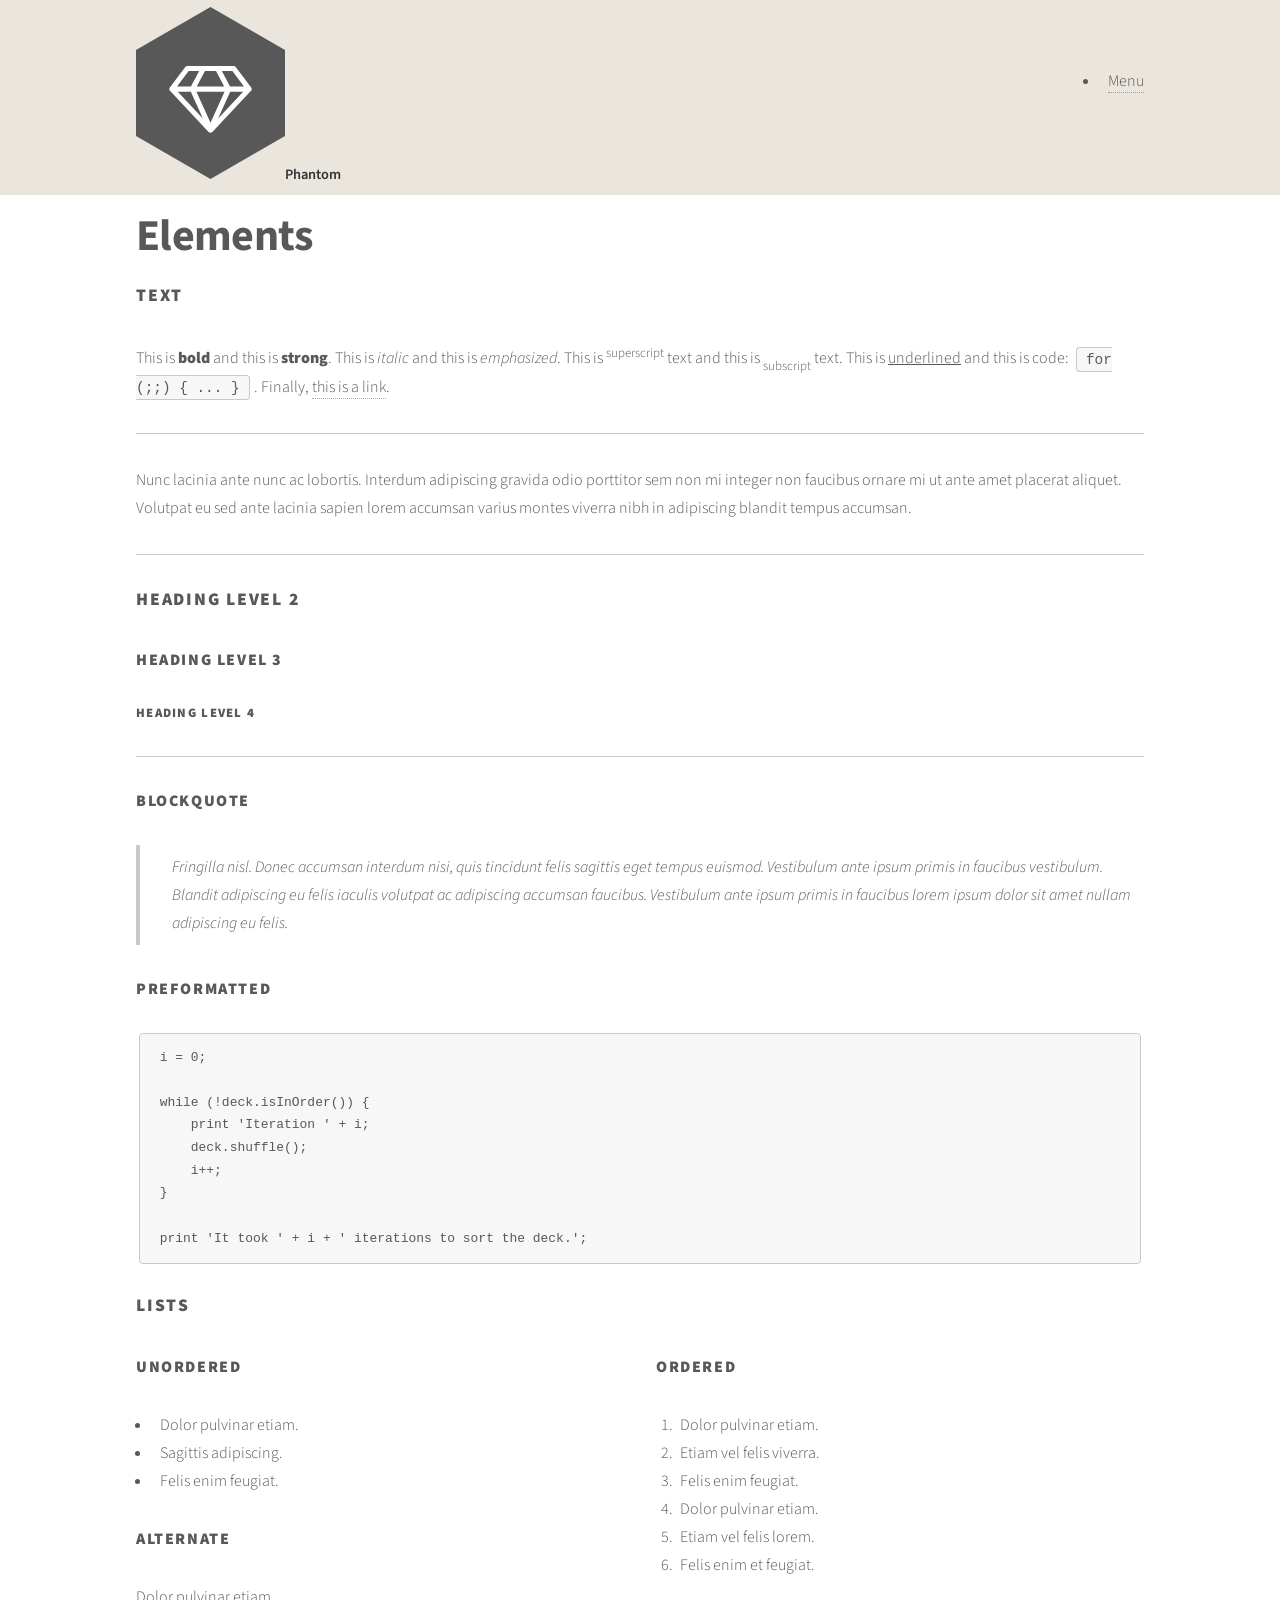
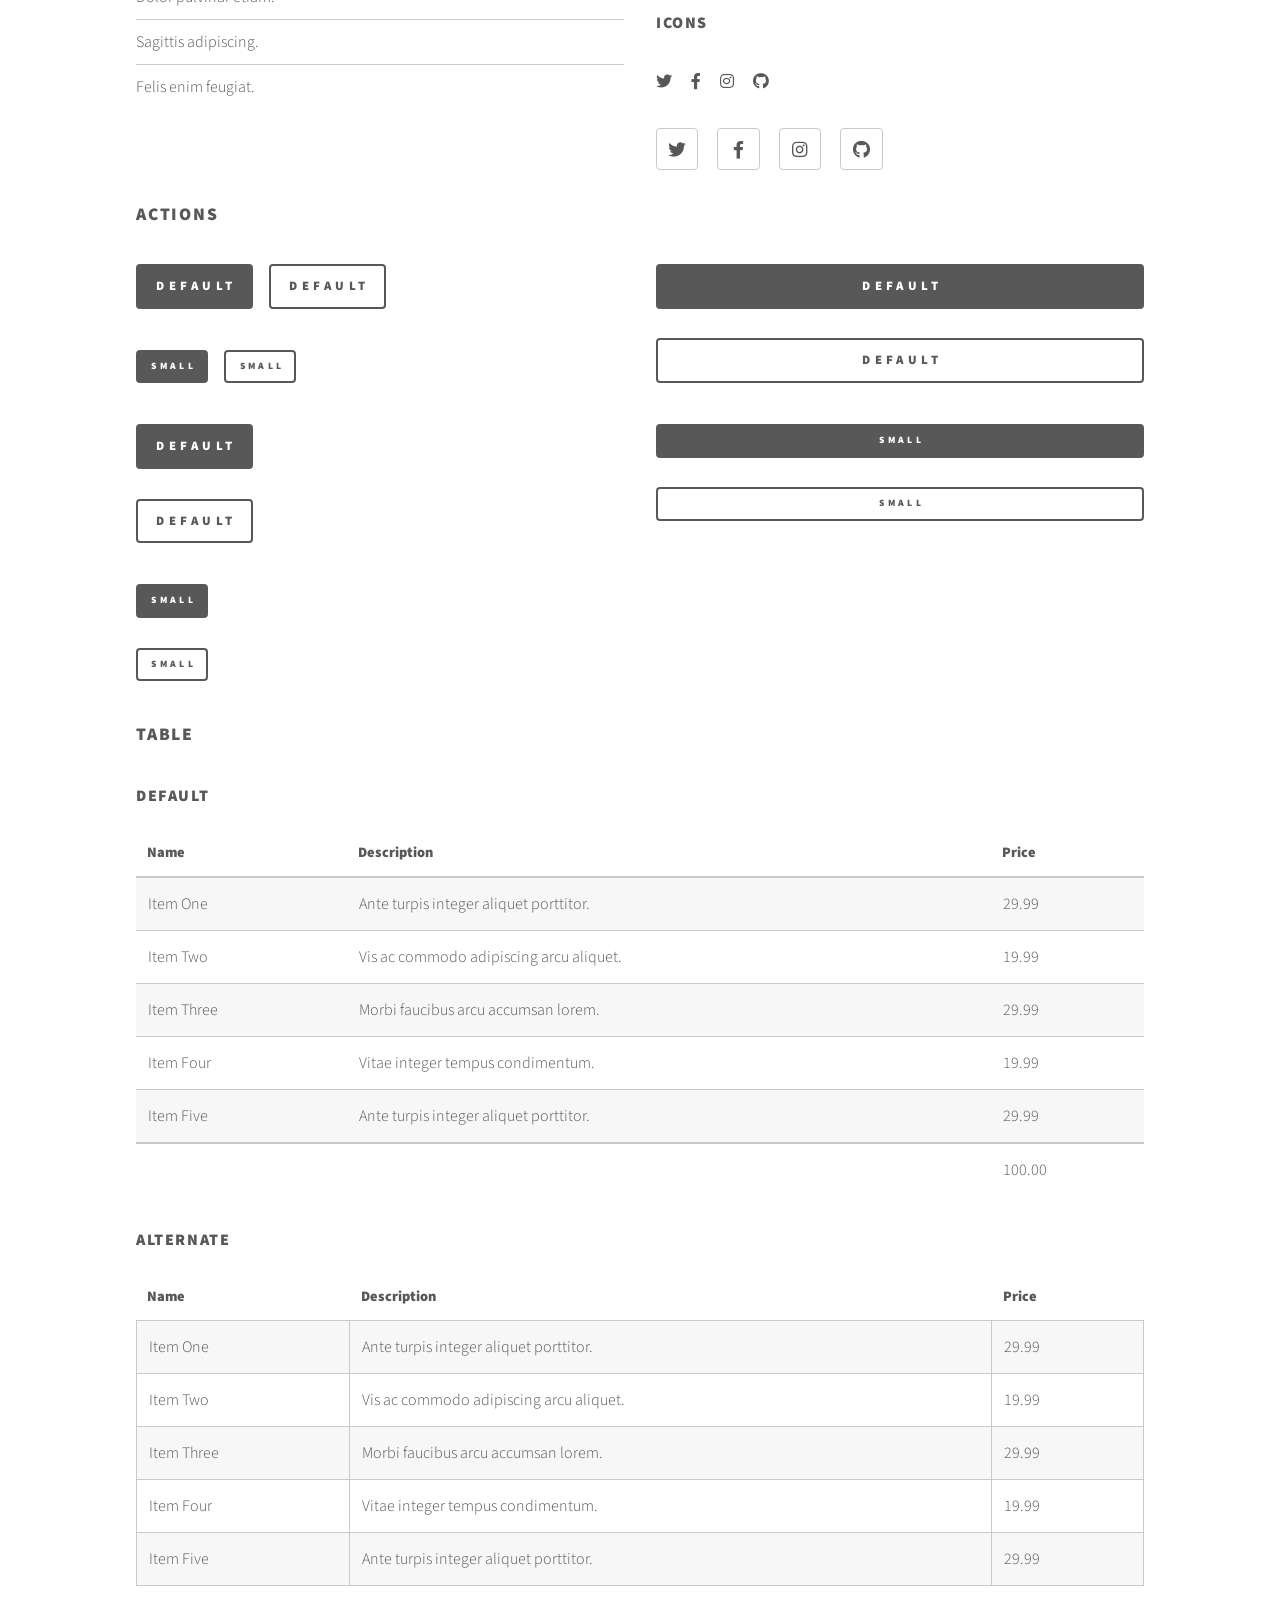
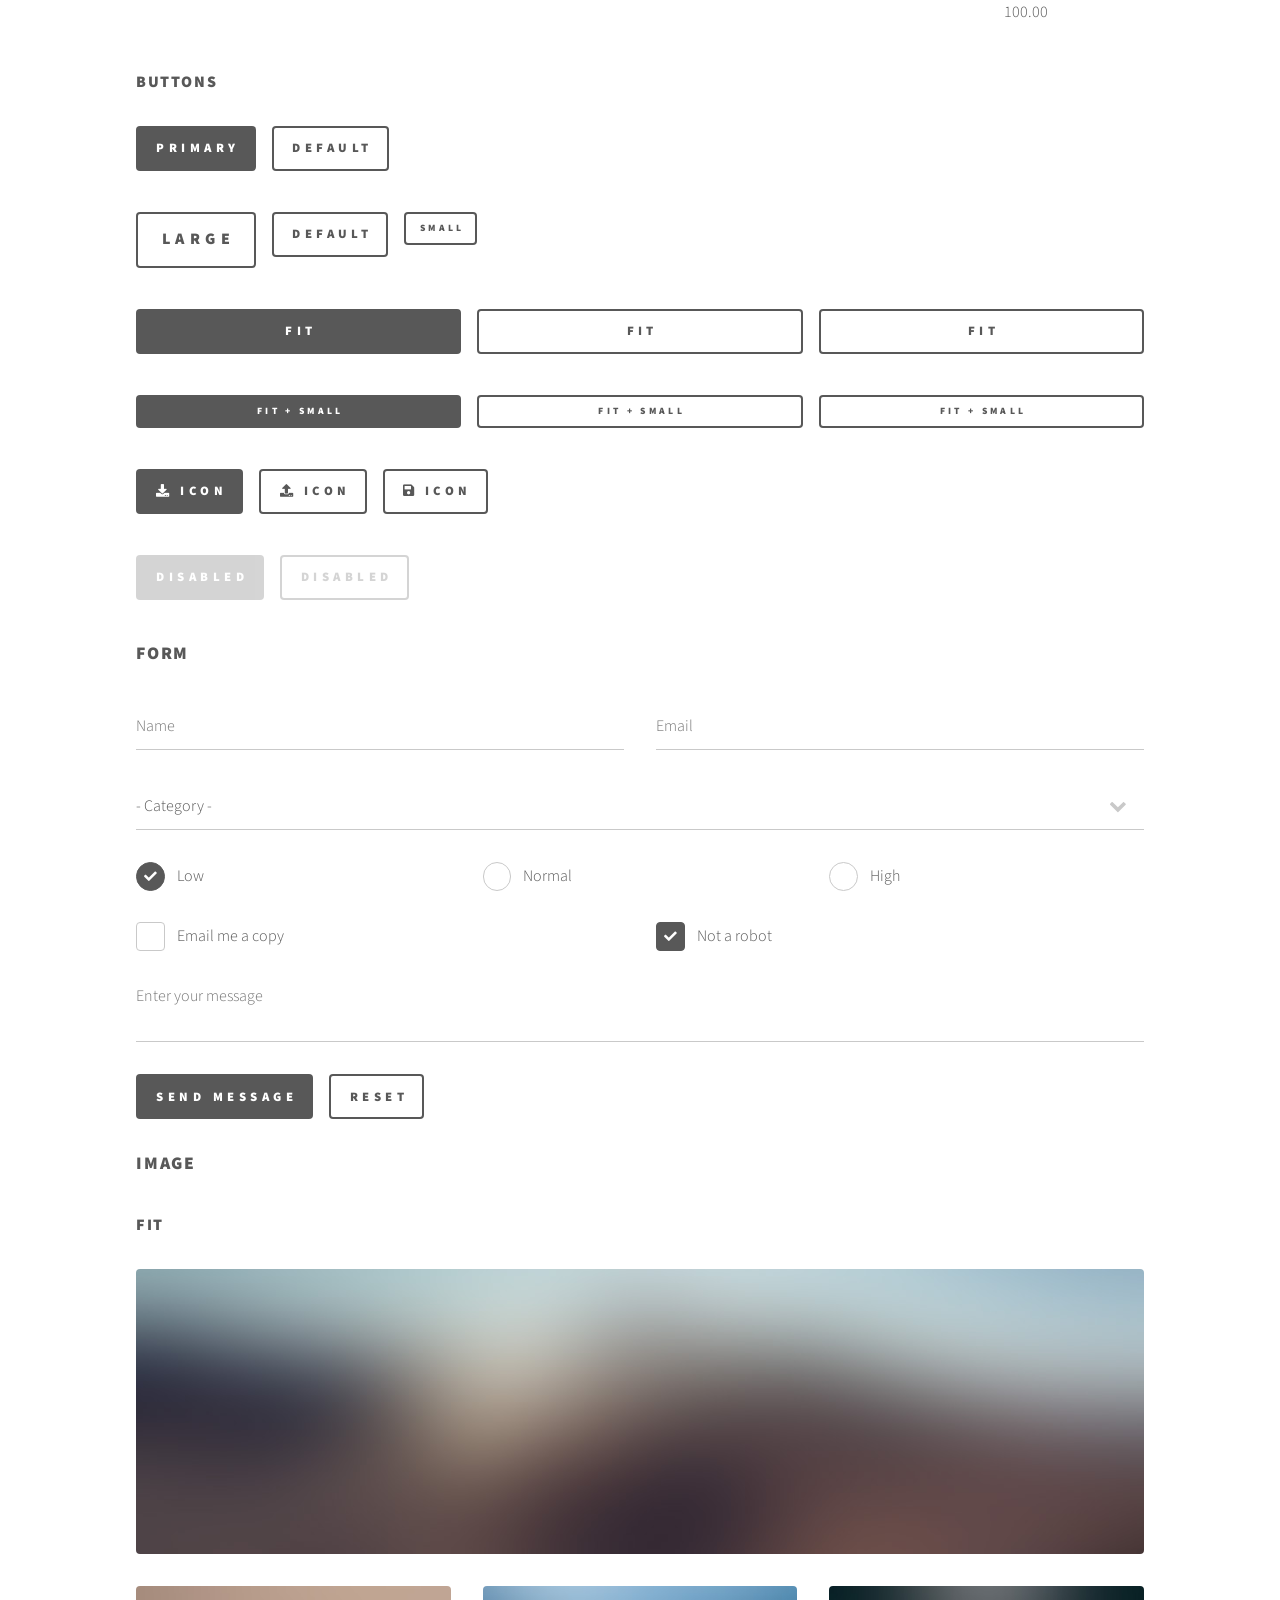
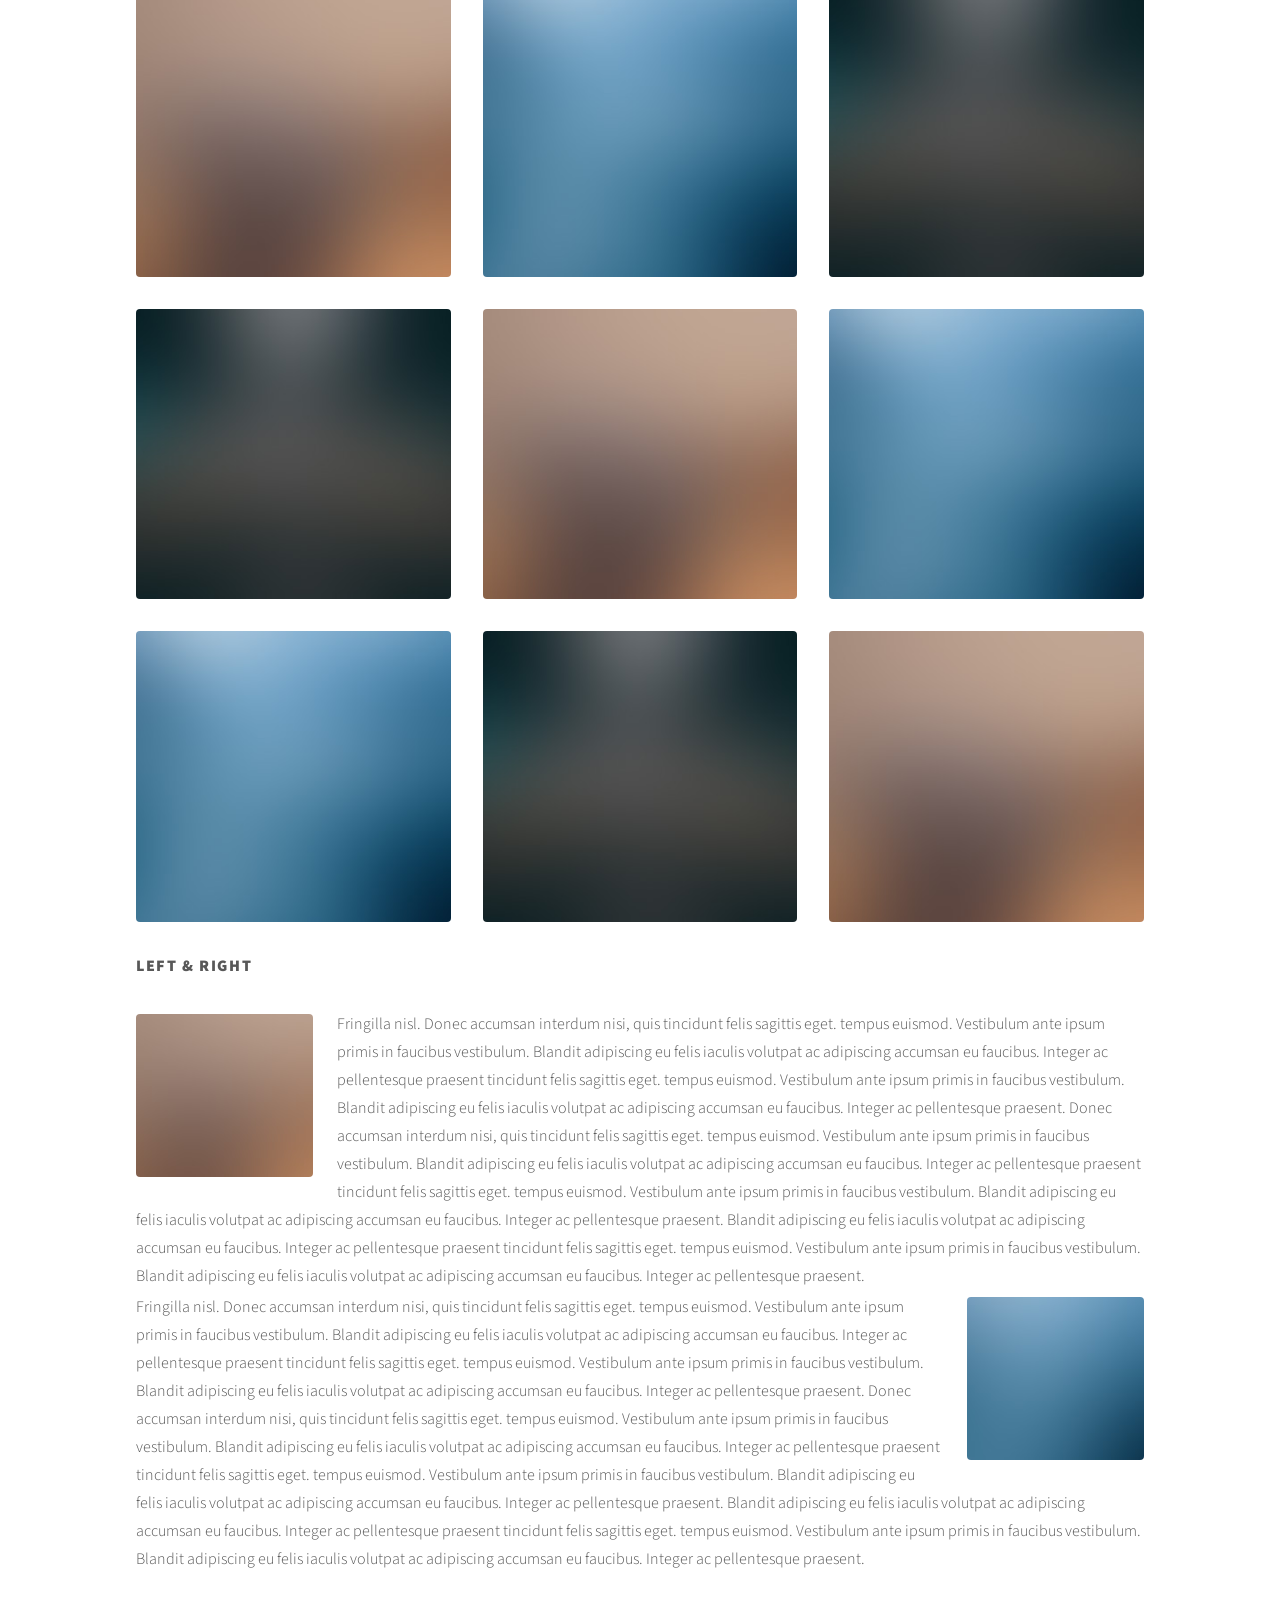
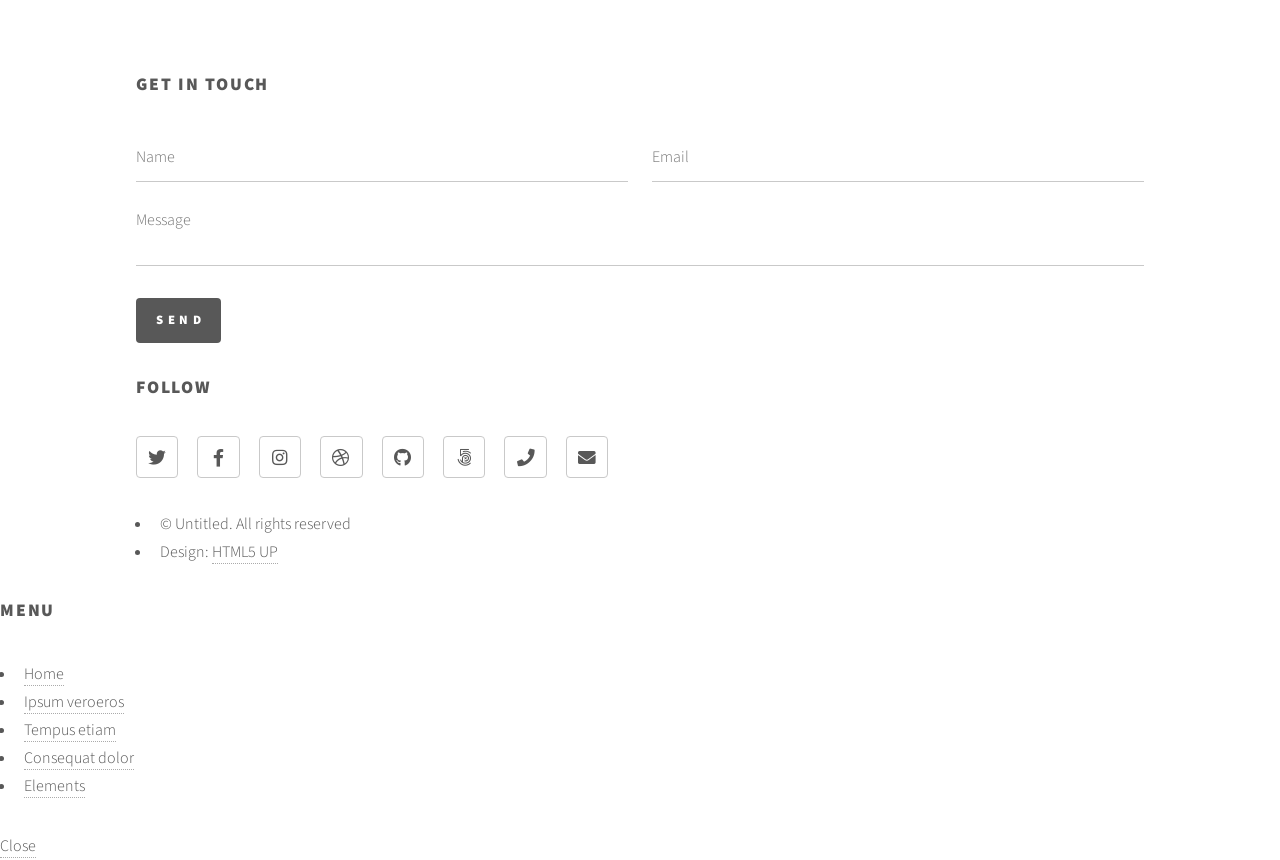
<file: elements.html>
<!DOCTYPE HTML>
<!--
	Phantom by HTML5 UP
	html5up.net | @ajlkn
	Free for personal and commercial use under the CCA 3.0 license (html5up.net/license)
-->
<html>
	<head>
		<title>Elements - Phantom by HTML5 UP</title>
		<meta charset="utf-8" />
		<meta name="viewport" content="width=device-width, initial-scale=1, user-scalable=no" />
		<link rel="stylesheet" href="assets/css/main.css" />
		<noscript><link rel="stylesheet" href="assets/css/noscript.css" /></noscript>
	</head>
	<body class="is-preload">
		<!-- Wrapper -->
			<div id="wrapper">

				<!-- Header -->
					<header id="header">
						<div class="inner">

							<!-- Logo -->
								<a href="index.html" class="logo">
									<span class="symbol"><img src="images/logo.svg" alt="" /></span><span class="title">Phantom</span>
								</a>

							<!-- Nav -->
								<nav>
									<ul>
										<li><a href="#menu">Menu</a></li>
									</ul>
								</nav>

						</div>
					</header>

				<!-- Menu -->
					<nav id="menu">
						<h2>Menu</h2>
						<ul>
							<li><a href="index.html">Home</a></li>
							<li><a href="generic.html">Ipsum veroeros</a></li>
							<li><a href="generic.html">Tempus etiam</a></li>
							<li><a href="generic.html">Consequat dolor</a></li>
							<li><a href="elements.html">Elements</a></li>
						</ul>
					</nav>

				<!-- Main -->
					<div id="main">
						<div class="inner">
							<h1>Elements</h1>

							<!-- Text -->
								<section>
									<h2>Text</h2>
									<p>This is <b>bold</b> and this is <strong>strong</strong>. This is <i>italic</i> and this is <em>emphasized</em>.
									This is <sup>superscript</sup> text and this is <sub>subscript</sub> text.
									This is <u>underlined</u> and this is code: <code>for (;;) { ... }</code>. Finally, <a href="#">this is a link</a>.</p>
									<hr />
									<p>Nunc lacinia ante nunc ac lobortis. Interdum adipiscing gravida odio porttitor sem non mi integer non faucibus ornare mi ut ante amet placerat aliquet. Volutpat eu sed ante lacinia sapien lorem accumsan varius montes viverra nibh in adipiscing blandit tempus accumsan.</p>
									<hr />
									<h2>Heading Level 2</h2>
									<h3>Heading Level 3</h3>
									<h4>Heading Level 4</h4>
									<hr />
									<h3>Blockquote</h3>
									<blockquote>Fringilla nisl. Donec accumsan interdum nisi, quis tincidunt felis sagittis eget tempus euismod. Vestibulum ante ipsum primis in faucibus vestibulum. Blandit adipiscing eu felis iaculis volutpat ac adipiscing accumsan faucibus. Vestibulum ante ipsum primis in faucibus lorem ipsum dolor sit amet nullam adipiscing eu felis.</blockquote>
									<h3>Preformatted</h3>
									<pre><code>i = 0;

while (!deck.isInOrder()) {
    print 'Iteration ' + i;
    deck.shuffle();
    i++;
}

print 'It took ' + i + ' iterations to sort the deck.';</code></pre>
								</section>

							<!-- Lists -->
								<section>
									<h2>Lists</h2>
									<div class="row">
										<div class="col-6 col-12-medium">
											<h3>Unordered</h3>
											<ul>
												<li>Dolor pulvinar etiam.</li>
												<li>Sagittis adipiscing.</li>
												<li>Felis enim feugiat.</li>
											</ul>
											<h3>Alternate</h3>
											<ul class="alt">
												<li>Dolor pulvinar etiam.</li>
												<li>Sagittis adipiscing.</li>
												<li>Felis enim feugiat.</li>
											</ul>
										</div>
										<div class="col-6 col-12-medium">
											<h3>Ordered</h3>
											<ol>
												<li>Dolor pulvinar etiam.</li>
												<li>Etiam vel felis viverra.</li>
												<li>Felis enim feugiat.</li>
												<li>Dolor pulvinar etiam.</li>
												<li>Etiam vel felis lorem.</li>
												<li>Felis enim et feugiat.</li>
											</ol>
											<h3>Icons</h3>
											<ul class="icons">
												<li><a href="#" class="icon brands style1 fa-twitter"><span class="label">Twitter</span></a></li>
												<li><a href="#" class="icon brands style1 fa-facebook-f"><span class="label">Facebook</span></a></li>
												<li><a href="#" class="icon brands style1 fa-instagram"><span class="label">Instagram</span></a></li>
												<li><a href="#" class="icon brands style1 fa-github"><span class="label">Github</span></a></li>
											</ul>
											<ul class="icons">
												<li><a href="#" class="icon brands style2 fa-twitter"><span class="label">Twitter</span></a></li>
												<li><a href="#" class="icon brands style2 fa-facebook-f"><span class="label">Facebook</span></a></li>
												<li><a href="#" class="icon brands style2 fa-instagram"><span class="label">Instagram</span></a></li>
												<li><a href="#" class="icon brands style2 fa-github"><span class="label">Github</span></a></li>
											</ul>
										</div>
									</div>
									<h2>Actions</h2>
									<div class="row">
										<div class="col-6 col-12-medium">
											<ul class="actions">
												<li><a href="#" class="button primary">Default</a></li>
												<li><a href="#" class="button">Default</a></li>
											</ul>
											<ul class="actions small">
												<li><a href="#" class="button primary small">Small</a></li>
												<li><a href="#" class="button small">Small</a></li>
											</ul>
											<ul class="actions stacked">
												<li><a href="#" class="button primary">Default</a></li>
												<li><a href="#" class="button">Default</a></li>
											</ul>
											<ul class="actions stacked">
												<li><a href="#" class="button primary small">Small</a></li>
												<li><a href="#" class="button small">Small</a></li>
											</ul>
										</div>
										<div class="col-6 col-12-medium">
											<ul class="actions stacked">
												<li><a href="#" class="button primary fit">Default</a></li>
												<li><a href="#" class="button fit">Default</a></li>
											</ul>
											<ul class="actions stacked">
												<li><a href="#" class="button primary small fit">Small</a></li>
												<li><a href="#" class="button small fit">Small</a></li>
											</ul>
										</div>
									</div>
								</section>

							<!-- Table -->
								<section>
									<h2>Table</h2>
									<h3>Default</h3>
									<div class="table-wrapper">
										<table>
											<thead>
												<tr>
													<th>Name</th>
													<th>Description</th>
													<th>Price</th>
												</tr>
											</thead>
											<tbody>
												<tr>
													<td>Item One</td>
													<td>Ante turpis integer aliquet porttitor.</td>
													<td>29.99</td>
												</tr>
												<tr>
													<td>Item Two</td>
													<td>Vis ac commodo adipiscing arcu aliquet.</td>
													<td>19.99</td>
												</tr>
												<tr>
													<td>Item Three</td>
													<td> Morbi faucibus arcu accumsan lorem.</td>
													<td>29.99</td>
												</tr>
												<tr>
													<td>Item Four</td>
													<td>Vitae integer tempus condimentum.</td>
													<td>19.99</td>
												</tr>
												<tr>
													<td>Item Five</td>
													<td>Ante turpis integer aliquet porttitor.</td>
													<td>29.99</td>
												</tr>
											</tbody>
											<tfoot>
												<tr>
													<td colspan="2"></td>
													<td>100.00</td>
												</tr>
											</tfoot>
										</table>
									</div>

									<h3>Alternate</h3>
									<div class="table-wrapper">
										<table class="alt">
											<thead>
												<tr>
													<th>Name</th>
													<th>Description</th>
													<th>Price</th>
												</tr>
											</thead>
											<tbody>
												<tr>
													<td>Item One</td>
													<td>Ante turpis integer aliquet porttitor.</td>
													<td>29.99</td>
												</tr>
												<tr>
													<td>Item Two</td>
													<td>Vis ac commodo adipiscing arcu aliquet.</td>
													<td>19.99</td>
												</tr>
												<tr>
													<td>Item Three</td>
													<td> Morbi faucibus arcu accumsan lorem.</td>
													<td>29.99</td>
												</tr>
												<tr>
													<td>Item Four</td>
													<td>Vitae integer tempus condimentum.</td>
													<td>19.99</td>
												</tr>
												<tr>
													<td>Item Five</td>
													<td>Ante turpis integer aliquet porttitor.</td>
													<td>29.99</td>
												</tr>
											</tbody>
											<tfoot>
												<tr>
													<td colspan="2"></td>
													<td>100.00</td>
												</tr>
											</tfoot>
										</table>
									</div>
								</section>

							<!-- Buttons -->
								<section>
									<h3>Buttons</h3>
									<ul class="actions">
										<li><a href="#" class="button primary">Primary</a></li>
										<li><a href="#" class="button">Default</a></li>
									</ul>
									<ul class="actions">
										<li><a href="#" class="button large">Large</a></li>
										<li><a href="#" class="button">Default</a></li>
										<li><a href="#" class="button small">Small</a></li>
									</ul>
									<ul class="actions fit">
										<li><a href="#" class="button primary fit">Fit</a></li>
										<li><a href="#" class="button fit">Fit</a></li>
										<li><a href="#" class="button fit">Fit</a></li>
									</ul>
									<ul class="actions fit small">
										<li><a href="#" class="button primary fit small">Fit + Small</a></li>
										<li><a href="#" class="button fit small">Fit + Small</a></li>
										<li><a href="#" class="button fit small">Fit + Small</a></li>
									</ul>
									<ul class="actions">
										<li><a href="#" class="button primary icon solid fa-download">Icon</a></li>
										<li><a href="#" class="button icon solid fa-upload">Icon</a></li>
										<li><a href="#" class="button icon solid fa-save">Icon</a></li>
									</ul>
									<ul class="actions">
										<li><span class="button primary disabled">Disabled</span></li>
										<li><span class="button disabled">Disabled</span></li>
									</ul>
								</section>

							<!-- Form -->
								<section>
									<h2>Form</h2>
									<form method="post" action="#">
										<div class="row gtr-uniform">
											<div class="col-6 col-12-xsmall">
												<input type="text" name="demo-name" id="demo-name" value="" placeholder="Name" />
											</div>
											<div class="col-6 col-12-xsmall">
												<input type="email" name="demo-email" id="demo-email" value="" placeholder="Email" />
											</div>
											<div class="col-12">
												<select name="demo-category" id="demo-category">
													<option value="">- Category -</option>
													<option value="1">Manufacturing</option>
													<option value="1">Shipping</option>
													<option value="1">Administration</option>
													<option value="1">Human Resources</option>
												</select>
											</div>
											<div class="col-4 col-12-small">
												<input type="radio" id="demo-priority-low" name="demo-priority" checked>
												<label for="demo-priority-low">Low</label>
											</div>
											<div class="col-4 col-12-small">
												<input type="radio" id="demo-priority-normal" name="demo-priority">
												<label for="demo-priority-normal">Normal</label>
											</div>
											<div class="col-4 col-12-small">
												<input type="radio" id="demo-priority-high" name="demo-priority">
												<label for="demo-priority-high">High</label>
											</div>
											<div class="col-6 col-12-small">
												<input type="checkbox" id="demo-copy" name="demo-copy">
												<label for="demo-copy">Email me a copy</label>
											</div>
											<div class="col-6 col-12-small">
												<input type="checkbox" id="demo-human" name="demo-human" checked>
												<label for="demo-human">Not a robot</label>
											</div>
											<div class="col-12">
												<textarea name="demo-message" id="demo-message" placeholder="Enter your message" rows="6"></textarea>
											</div>
											<div class="col-12">
												<ul class="actions">
													<li><input type="submit" value="Send Message" class="primary" /></li>
													<li><input type="reset" value="Reset" /></li>
												</ul>
											</div>
										</div>
									</form>
								</section>

							<!-- Image -->
								<section>
									<h2>Image</h2>
									<h3>Fit</h3>
									<div class="box alt">
										<div class="row gtr-uniform">
											<div class="col-12"><span class="image fit"><img src="images/pic13.jpg" alt="" /></span></div>
											<div class="col-4"><span class="image fit"><img src="images/pic01.jpg" alt="" /></span></div>
											<div class="col-4"><span class="image fit"><img src="images/pic02.jpg" alt="" /></span></div>
											<div class="col-4"><span class="image fit"><img src="images/pic03.jpg" alt="" /></span></div>
											<div class="col-4"><span class="image fit"><img src="images/pic03.jpg" alt="" /></span></div>
											<div class="col-4"><span class="image fit"><img src="images/pic01.jpg" alt="" /></span></div>
											<div class="col-4"><span class="image fit"><img src="images/pic02.jpg" alt="" /></span></div>
											<div class="col-4"><span class="image fit"><img src="images/pic02.jpg" alt="" /></span></div>
											<div class="col-4"><span class="image fit"><img src="images/pic03.jpg" alt="" /></span></div>
											<div class="col-4"><span class="image fit"><img src="images/pic01.jpg" alt="" /></span></div>
										</div>
									</div>
									<h3>Left &amp; Right</h3>
									<p><span class="image left"><img src="images/pic14.jpg" alt="" /></span>Fringilla nisl. Donec accumsan interdum nisi, quis tincidunt felis sagittis eget. tempus euismod. Vestibulum ante ipsum primis in faucibus vestibulum. Blandit adipiscing eu felis iaculis volutpat ac adipiscing accumsan eu faucibus. Integer ac pellentesque praesent tincidunt felis sagittis eget. tempus euismod. Vestibulum ante ipsum primis in faucibus vestibulum. Blandit adipiscing eu felis iaculis volutpat ac adipiscing accumsan eu faucibus. Integer ac pellentesque praesent. Donec accumsan interdum nisi, quis tincidunt felis sagittis eget. tempus euismod. Vestibulum ante ipsum primis in faucibus vestibulum. Blandit adipiscing eu felis iaculis volutpat ac adipiscing accumsan eu faucibus. Integer ac pellentesque praesent tincidunt felis sagittis eget. tempus euismod. Vestibulum ante ipsum primis in faucibus vestibulum. Blandit adipiscing eu felis iaculis volutpat ac adipiscing accumsan eu faucibus. Integer ac pellentesque praesent. Blandit adipiscing eu felis iaculis volutpat ac adipiscing accumsan eu faucibus. Integer ac pellentesque praesent tincidunt felis sagittis eget. tempus euismod. Vestibulum ante ipsum primis in faucibus vestibulum. Blandit adipiscing eu felis iaculis volutpat ac adipiscing accumsan eu faucibus. Integer ac pellentesque praesent.</p>
									<p><span class="image right"><img src="images/pic15.jpg" alt="" /></span>Fringilla nisl. Donec accumsan interdum nisi, quis tincidunt felis sagittis eget. tempus euismod. Vestibulum ante ipsum primis in faucibus vestibulum. Blandit adipiscing eu felis iaculis volutpat ac adipiscing accumsan eu faucibus. Integer ac pellentesque praesent tincidunt felis sagittis eget. tempus euismod. Vestibulum ante ipsum primis in faucibus vestibulum. Blandit adipiscing eu felis iaculis volutpat ac adipiscing accumsan eu faucibus. Integer ac pellentesque praesent. Donec accumsan interdum nisi, quis tincidunt felis sagittis eget. tempus euismod. Vestibulum ante ipsum primis in faucibus vestibulum. Blandit adipiscing eu felis iaculis volutpat ac adipiscing accumsan eu faucibus. Integer ac pellentesque praesent tincidunt felis sagittis eget. tempus euismod. Vestibulum ante ipsum primis in faucibus vestibulum. Blandit adipiscing eu felis iaculis volutpat ac adipiscing accumsan eu faucibus. Integer ac pellentesque praesent. Blandit adipiscing eu felis iaculis volutpat ac adipiscing accumsan eu faucibus. Integer ac pellentesque praesent tincidunt felis sagittis eget. tempus euismod. Vestibulum ante ipsum primis in faucibus vestibulum. Blandit adipiscing eu felis iaculis volutpat ac adipiscing accumsan eu faucibus. Integer ac pellentesque praesent.</p>
								</section>

						</div>
					</div>

				<!-- Footer -->
					<footer id="footer">
						<div class="inner">
							<section>
								<h2>Get in touch</h2>
								<form method="post" action="#">
									<div class="fields">
										<div class="field half">
											<input type="text" name="name" id="name" placeholder="Name" />
										</div>
										<div class="field half">
											<input type="email" name="email" id="email" placeholder="Email" />
										</div>
										<div class="field">
											<textarea name="message" id="message" placeholder="Message"></textarea>
										</div>
									</div>
									<ul class="actions">
										<li><input type="submit" value="Send" class="primary" /></li>
									</ul>
								</form>
							</section>
							<section>
								<h2>Follow</h2>
								<ul class="icons">
									<li><a href="#" class="icon brands style2 fa-twitter"><span class="label">Twitter</span></a></li>
									<li><a href="#" class="icon brands style2 fa-facebook-f"><span class="label">Facebook</span></a></li>
									<li><a href="#" class="icon brands style2 fa-instagram"><span class="label">Instagram</span></a></li>
									<li><a href="#" class="icon brands style2 fa-dribbble"><span class="label">Dribbble</span></a></li>
									<li><a href="#" class="icon brands style2 fa-github"><span class="label">GitHub</span></a></li>
									<li><a href="#" class="icon brands style2 fa-500px"><span class="label">500px</span></a></li>
									<li><a href="#" class="icon solid style2 fa-phone"><span class="label">Phone</span></a></li>
									<li><a href="#" class="icon solid style2 fa-envelope"><span class="label">Email</span></a></li>
								</ul>
							</section>
							<ul class="copyright">
								<li>&copy; Untitled. All rights reserved</li><li>Design: <a href="http://html5up.net">HTML5 UP</a></li>
							</ul>
						</div>
					</footer>

			</div>

		<!-- Scripts -->
			<script src="assets/js/jquery.min.js"></script>
			<script src="assets/js/browser.min.js"></script>
			<script src="assets/js/breakpoints.min.js"></script>
			<script src="assets/js/util.js"></script>
			<script src="assets/js/main.js"></script>

	</body>
</html>
</file>
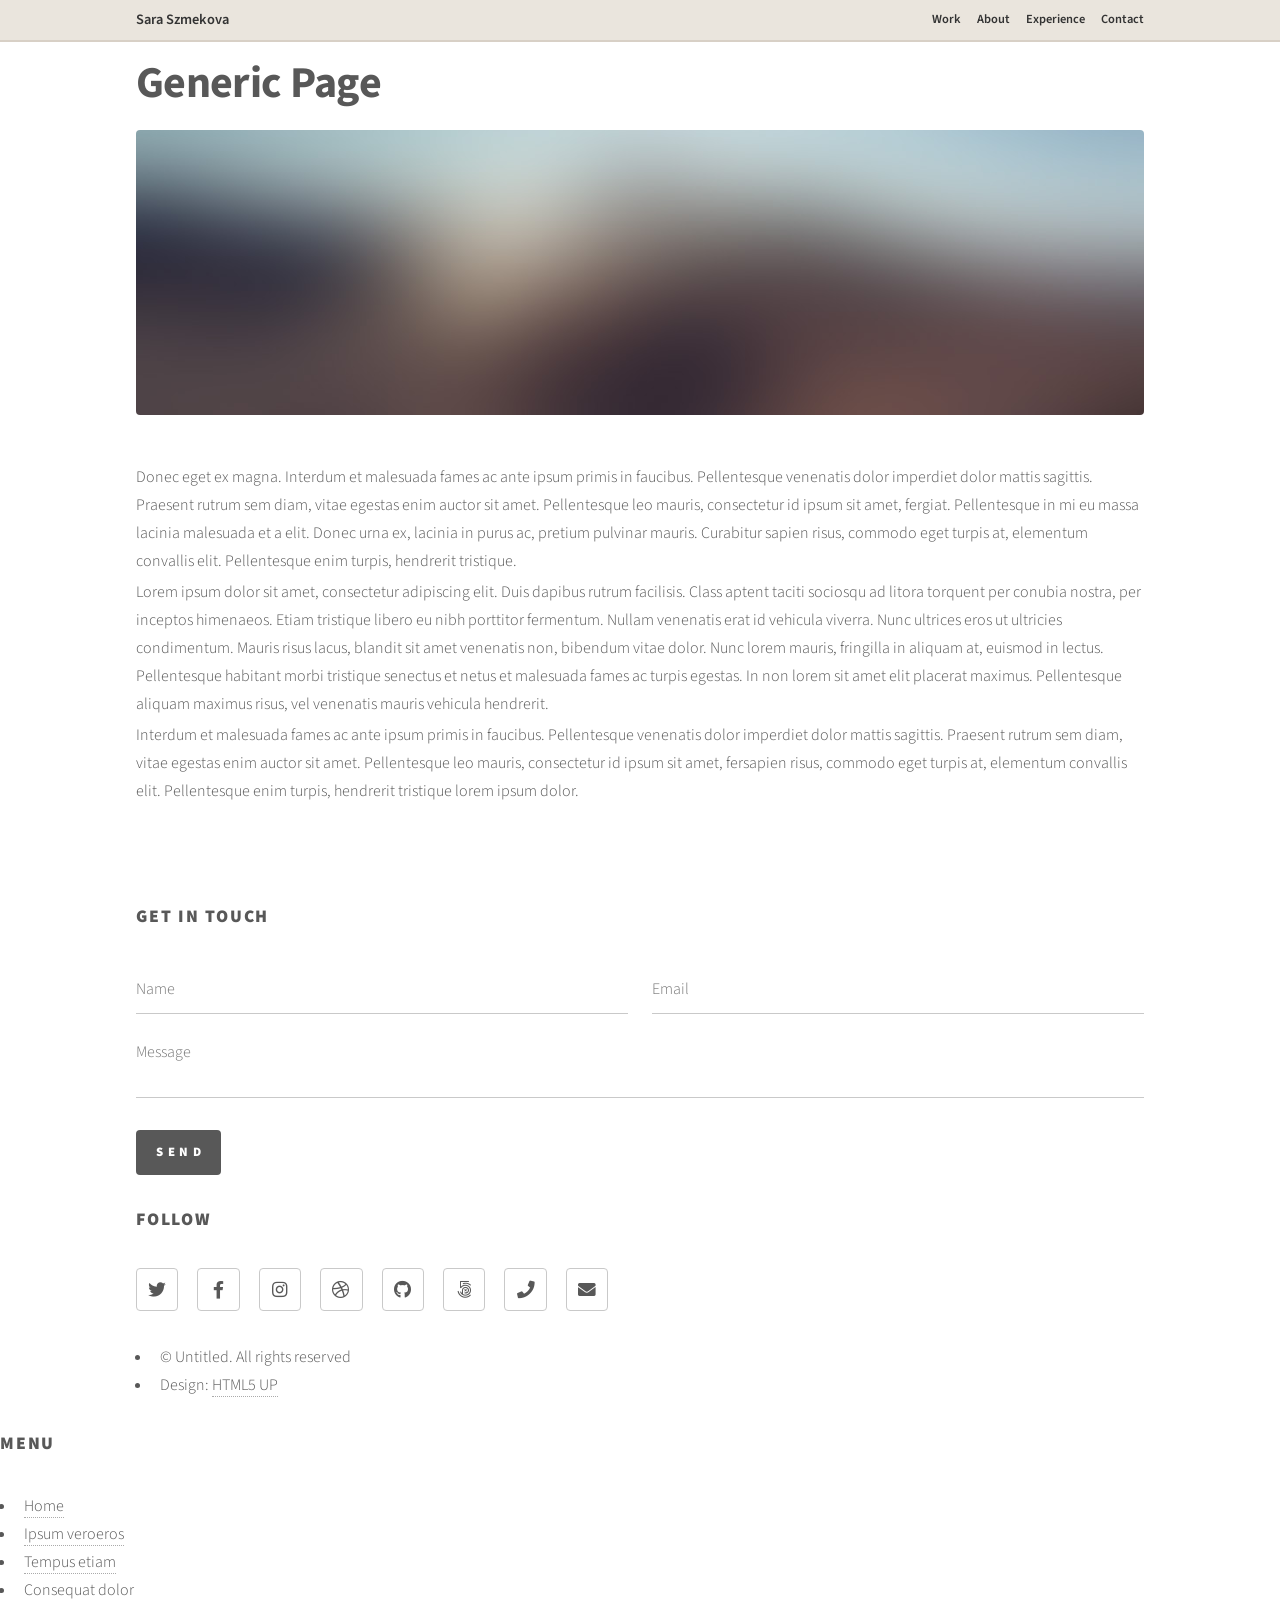
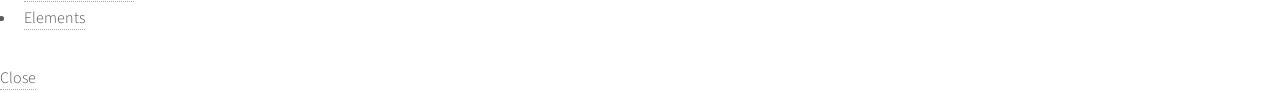
<file: generic.html>
<!DOCTYPE HTML>
<!--
	Phantom by HTML5 UP
	html5up.net | @ajlkn
	Free for personal and commercial use under the CCA 3.0 license (html5up.net/license)
-->
<html>
	<head>
		<title>Generic - Phantom by HTML5 UP</title>
		<meta charset="utf-8" />
		<meta name="viewport" content="width=device-width, initial-scale=1, user-scalable=no" />
		<link rel="stylesheet" href="assets/css/main.css" />
		<noscript><link rel="stylesheet" href="assets/css/noscript.css" /></noscript>
	</head>
	<body class="is-preload">
		<!-- Wrapper -->
			<div id="wrapper">

				<!-- Header -->
					<header id="header">
    <div class="inner">

        <a href="index.html" class="logo">
            <span class="title">Sara Szmekova</span>
        </a>

        <nav class="main-nav" aria-label="Main navigation">
            <ul>
                <li><a href="#work">Work</a></li>
                <li><a href="#about">About</a></li>
                <li><a href="#experience">Experience</a></li>
                <li><a href="#contact">Contact</a></li>
            </ul>
        </nav>

    </div>

    <div id="scroll-progress" aria-hidden="true">
        <span></span>
    </div>
</header>

				<!-- Menu -->
					<nav id="menu">
						<h2>Menu</h2>
						<ul>
							<li><a href="index.html">Home</a></li>
							<li><a href="generic.html">Ipsum veroeros</a></li>
							<li><a href="generic.html">Tempus etiam</a></li>
							<li><a href="generic.html">Consequat dolor</a></li>
							<li><a href="elements.html">Elements</a></li>
						</ul>
					</nav>

				<!-- Main -->
					<div id="main">
						<div class="inner">
							<h1>Generic Page</h1>
							<span class="image main"><img src="images/pic13.jpg" alt="" /></span>
							<p>Donec eget ex magna. Interdum et malesuada fames ac ante ipsum primis in faucibus. Pellentesque venenatis dolor imperdiet dolor mattis sagittis. Praesent rutrum sem diam, vitae egestas enim auctor sit amet. Pellentesque leo mauris, consectetur id ipsum sit amet, fergiat. Pellentesque in mi eu massa lacinia malesuada et a elit. Donec urna ex, lacinia in purus ac, pretium pulvinar mauris. Curabitur sapien risus, commodo eget turpis at, elementum convallis elit. Pellentesque enim turpis, hendrerit tristique.</p>
							<p>Lorem ipsum dolor sit amet, consectetur adipiscing elit. Duis dapibus rutrum facilisis. Class aptent taciti sociosqu ad litora torquent per conubia nostra, per inceptos himenaeos. Etiam tristique libero eu nibh porttitor fermentum. Nullam venenatis erat id vehicula viverra. Nunc ultrices eros ut ultricies condimentum. Mauris risus lacus, blandit sit amet venenatis non, bibendum vitae dolor. Nunc lorem mauris, fringilla in aliquam at, euismod in lectus. Pellentesque habitant morbi tristique senectus et netus et malesuada fames ac turpis egestas. In non lorem sit amet elit placerat maximus. Pellentesque aliquam maximus risus, vel venenatis mauris vehicula hendrerit.</p>
							<p>Interdum et malesuada fames ac ante ipsum primis in faucibus. Pellentesque venenatis dolor imperdiet dolor mattis sagittis. Praesent rutrum sem diam, vitae egestas enim auctor sit amet. Pellentesque leo mauris, consectetur id ipsum sit amet, fersapien risus, commodo eget turpis at, elementum convallis elit. Pellentesque enim turpis, hendrerit tristique lorem ipsum dolor.</p>
						</div>
					</div>

				<!-- Footer -->
					<footer id="footer">
						<div class="inner">
							<section>
								<h2>Get in touch</h2>
								<form method="post" action="#">
									<div class="fields">
										<div class="field half">
											<input type="text" name="name" id="name" placeholder="Name" />
										</div>
										<div class="field half">
											<input type="email" name="email" id="email" placeholder="Email" />
										</div>
										<div class="field">
											<textarea name="message" id="message" placeholder="Message"></textarea>
										</div>
									</div>
									<ul class="actions">
										<li><input type="submit" value="Send" class="primary" /></li>
									</ul>
								</form>
							</section>
							<section>
								<h2>Follow</h2>
								<ul class="icons">
									<li><a href="#" class="icon brands style2 fa-twitter"><span class="label">Twitter</span></a></li>
									<li><a href="#" class="icon brands style2 fa-facebook-f"><span class="label">Facebook</span></a></li>
									<li><a href="#" class="icon brands style2 fa-instagram"><span class="label">Instagram</span></a></li>
									<li><a href="#" class="icon brands style2 fa-dribbble"><span class="label">Dribbble</span></a></li>
									<li><a href="#" class="icon brands style2 fa-github"><span class="label">GitHub</span></a></li>
									<li><a href="#" class="icon brands style2 fa-500px"><span class="label">500px</span></a></li>
									<li><a href="#" class="icon solid style2 fa-phone"><span class="label">Phone</span></a></li>
									<li><a href="#" class="icon solid style2 fa-envelope"><span class="label">Email</span></a></li>
								</ul>
							</section>
							<ul class="copyright">
								<li>&copy; Untitled. All rights reserved</li><li>Design: <a href="http://html5up.net">HTML5 UP</a></li>
							</ul>
						</div>
					</footer>

			</div>

		<!-- Scripts -->
			<script src="assets/js/jquery.min.js"></script>
			<script src="assets/js/browser.min.js"></script>
			<script src="assets/js/breakpoints.min.js"></script>
			<script src="assets/js/util.js"></script>
			<script src="assets/js/main.js"></script>

	</body>
</html>
</file>
<file: assets/css/noscript.css>
/*
	Phantom by HTML5 UP
	html5up.net | @ajlkn
	Free for personal and commercial use under the CCA 3.0 license (html5up.net/license)
*/

/* Tiles */

	body.is-preload .tiles article {
		-moz-transform: none;
		-webkit-transform: none;
		-ms-transform: none;
		transform: none;
		opacity: 1;
	}
</file>
<file: assets/css/main.css>
@import url(fontawesome-all.min.css);
@import url("https://fonts.googleapis.com/css?family=Source+Sans+Pro:300,700,900");

/*
	Phantom by HTML5 UP
	html5up.net | @ajlkn
	Free for personal and commercial use under the CCA 3.0 license (html5up.net/license)
*/

html, body, div, span, applet, object,
iframe, h1, h2, h3, h4, h5, h6, p, blockquote,
pre, a, abbr, acronym, address, big, cite,
code, del, dfn, em, img, ins, kbd, q, s, samp,
small, strike, strong, sub, sup, tt, var, b,
u, i, center, dl, dt, dd, ol, ul, li, fieldset,
form, label, legend, table, caption, tbody,
tfoot, thead, tr, th, td, article, aside,
canvas, details, embed, figure, figcaption,
footer, header, hgroup, menu, nav, output, ruby,
section, summary, time, mark, audio, video {
	margin: 0;
	padding: 0;
	border: 0;
	font-size: 100%;
	font: inherit;
	vertical-align: baseline;}

article, aside, details, figcaption, figure,
footer, header, hgroup, menu, nav, section {
	display: block;}

body {
	line-height: 1;
}

ol, ul {
	list-style: none;
}

blockquote, q {
	quotes: none;
}

	blockquote:before, blockquote:after, q:before, q:after {
		content: '';
		content: none;
	}

table {
	border-collapse: collapse;
	border-spacing: 0;
}

body {
	-webkit-text-size-adjust: none;
}

mark {
	background-color: transparent;
	color: inherit;
}

input::-moz-focus-inner {
	border: 0;
	padding: 0;
}

input, select, textarea {
	-moz-appearance: none;
	-webkit-appearance: none;
	-ms-appearance: none;
	appearance: none;
}

/* Basic */

	@-ms-viewport {
		width: device-width;
	}

	body {
		-ms-overflow-style: scrollbar;
	}

	@media screen and (max-width: 480px) {

		html, body {
			min-width: 320px;
		}

	}

	html {
		box-sizing: border-box;
	}

	*, *:before, *:after {
		box-sizing: inherit;
	}

	body {
		background: #ffffff;
	}

		body.is-preload *, body.is-preload *:before, body.is-preload *:after {
			-moz-animation: none !important;
			-webkit-animation: none !important;
			-ms-animation: none !important;
			animation: none !important;
			-moz-transition: none !important;
			-webkit-transition: none !important;
			-ms-transition: none !important;
			transition: none !important;
		}

/* Type */

	body, input, select, textarea {
		color: #585858;
		font-family: "Source Sans Pro", Helvetica, sans-serif;
		font-size: 16pt;
		font-weight: 300;
		line-height: 1.75;
	}

		@media screen and (max-width: 1680px) {

			body, input, select, textarea {
				font-size: 14pt;
			}

		}

		@media screen and (max-width: 1280px) {

			body, input, select, textarea {
				font-size: 12pt;
			}

		}

	a {
		-moz-transition: border-bottom-color 0.2s ease, color 0.2s ease;
		-webkit-transition: border-bottom-color 0.2s ease, color 0.2s ease;
		-ms-transition: border-bottom-color 0.2s ease, color 0.2s ease;
		transition: border-bottom-color 0.2s ease, color 0.2s ease;
		text-decoration: none;
		color: #585858;
		border-bottom: dotted 1px rgba(88, 88, 88, 0.5);
	}

		a:hover {
			border-bottom-color: transparent;
			color: #f2849e !important;
		}

	strong, b {
		font-weight: 900;
	}

	em, i {
		font-style: italic;
	}

	p {
    margin: 0 0 0.2em 0;
}

#main header .intro-text {
    margin-top: -0.1em;
	margin-bottom: 0.1em;
}

	h1 {
		font-size: 2.75em;
		font-weight: 700;
		line-height: 1.3;
		margin: 0.3em 0 0.4em 0;
		letter-spacing: -0.015em;
	}

		h1 a {
			color: inherit;
		}

		@media screen and (max-width: 736px) {

			h1 {
				font-size: 2em;
				margin: 0 0 1em 0;
			}

		}

		@media screen and (max-width: 360px) {

			h1 {
				font-size: 1.75em;
			}

		}

	h2, h3, h4, h5, h6 {
		font-weight: 900;
		line-height: 1.5;
		margin: 0 0 2em 0;
		text-transform: uppercase;
		letter-spacing: 0.1em;
	}

		h2 a, h3 a, h4 a, h5 a, h6 a {
			color: inherit;
		}

	h2 {
    font-size: 1.1em;
}

h2.flipped-margin {
    margin-top: 4em;
    margin-bottom: 0.5em;
}

	h3 {
		font-size: 1em;
	}

	h4 {
		font-size: 0.8em;
	}

	h5 {
		font-size: 0.8em;
	}

	h6 {
		font-size: 0.8em;
	}

	@media screen and (max-width: 980px) {

		h1 br, h2 br, h3 br, h4 br, h5 br, h6 br {
			display: none;
		}

	}

	@media screen and (max-width: 736px) {

		h2 {
			font-size: 1em;
		}

		h3 {
			font-size: 0.8em;
		}

	}

	sub {
		font-size: 0.8em;
		position: relative;
		top: 0.5em;
	}

	sup {
		font-size: 0.8em;
		position: relative;
		top: -0.5em;
	}

	blockquote {
		border-left: solid 4px #c9c9c9;
		font-style: italic;
		margin: 0 0 2em 0;
		padding: 0.5em 0 0.5em 2em;
	}

	code {
		background: rgba(144, 144, 144, 0.075);
		border-radius: 4px;
		border: solid 1px #c9c9c9;
		font-family: "Courier New", monospace;
		font-size: 0.9em;
		margin: 0 0.25em;
		padding: 0.25em 0.65em;
	}

	pre {
		-webkit-overflow-scrolling: touch;
		font-family: "Courier New", monospace;
		font-size: 0.9em;
		margin: 0 0 2em 0;
	}

		pre code {
			display: block;
			line-height: 1.75;
			padding: 1em 1.5em;
			overflow-x: auto;
		}

	hr {
		border: 0;
		border-bottom: solid 1px #c9c9c9;
		margin: 2em 0;
	}

		hr.major {
			margin: 3em 0;
		}

	.align-left {
		text-align: left;
	}

	.align-center {
		text-align: center;
	}

	.align-right {
		text-align: right;
	}

/* Row */

	.row {
		display: flex;
		flex-wrap: wrap;
		box-sizing: border-box;
		align-items: stretch;
	}

		.row > * {
			box-sizing: border-box;
		}

		.row.gtr-uniform > * > :last-child {
			margin-bottom: 0;
		}

		.row.aln-left {
			justify-content: flex-start;
		}

		.row.aln-center {
			justify-content: center;
		}

		.row.aln-right {
			justify-content: flex-end;
		}

		.row.aln-top {
			align-items: flex-start;
		}

		.row.aln-middle {
			align-items: center;
		}

		.row.aln-bottom {
			align-items: flex-end;
		}

		.row > .imp {
			order: -1;
		}

		.row > .col-1 {
			width: 8.33333%;
		}

		.row > .off-1 {
			margin-left: 8.33333%;
		}

		.row > .col-2 {
			width: 16.66667%;
		}

		.row > .off-2 {
			margin-left: 16.66667%;
		}

		.row > .col-3 {
			width: 25%;
		}

		.row > .off-3 {
			margin-left: 25%;
		}

		.row > .col-4 {
			width: 33.33333%;
		}

		.row > .off-4 {
			margin-left: 33.33333%;
		}

		.row > .col-5 {
			width: 41.66667%;
		}

		.row > .off-5 {
			margin-left: 41.66667%;
		}

		.row > .col-6 {
			width: 50%;
		}

		.row > .off-6 {
			margin-left: 50%;
		}

		.row > .col-7 {
			width: 58.33333%;
		}

		.row > .off-7 {
			margin-left: 58.33333%;
		}

		.row > .col-8 {
			width: 66.66667%;
		}

		.row > .off-8 {
			margin-left: 66.66667%;
		}

		.row > .col-9 {
			width: 75%;
		}

		.row > .off-9 {
			margin-left: 75%;
		}

		.row > .col-10 {
			width: 83.33333%;
		}

		.row > .off-10 {
			margin-left: 83.33333%;
		}

		.row > .col-11 {
			width: 91.66667%;
		}

		.row > .off-11 {
			margin-left: 91.66667%;
		}

		.row > .col-12 {
			width: 100%;
		}

		.row > .off-12 {
			margin-left: 100%;
		}

		.row.gtr-0 {
			margin-top: 0;
			margin-left: 0em;
		}

			.row.gtr-0 > * {
				padding: 0 0 0 0em;
			}

			.row.gtr-0.gtr-uniform {
				margin-top: 0em;
			}

				.row.gtr-0.gtr-uniform > * {
					padding-top: 0em;
				}

		.row.gtr-25 {
			margin-top: 0;
			margin-left: -0.5em;
		}

			.row.gtr-25 > * {
				padding: 0 0 0 0.5em;
			}

			.row.gtr-25.gtr-uniform {
				margin-top: -0.5em;
			}

				.row.gtr-25.gtr-uniform > * {
					padding-top: 0.5em;
				}

		.row.gtr-50 {
			margin-top: 0;
			margin-left: -1em;
		}

			.row.gtr-50 > * {
				padding: 0 0 0 1em;
			}

			.row.gtr-50.gtr-uniform {
				margin-top: -1em;
			}

				.row.gtr-50.gtr-uniform > * {
					padding-top: 1em;
				}

		.row {
			margin-top: 0;
			margin-left: -2em;
		}

			.row > * {
				padding: 0 0 0 2em;
			}

			.row.gtr-uniform {
				margin-top: -2em;
			}

				.row.gtr-uniform > * {
					padding-top: 2em;
				}

		.row.gtr-150 {
			margin-top: 0;
			margin-left: -3em;
		}

			.row.gtr-150 > * {
				padding: 0 0 0 3em;
			}

			.row.gtr-150.gtr-uniform {
				margin-top: -3em;
			}

				.row.gtr-150.gtr-uniform > * {
					padding-top: 3em;
				}

		.row.gtr-200 {
			margin-top: 0;
			margin-left: -4em;
		}

			.row.gtr-200 > * {
				padding: 0 0 0 4em;
			}

			.row.gtr-200.gtr-uniform {
				margin-top: -4em;
			}

				.row.gtr-200.gtr-uniform > * {
					padding-top: 4em;
				}

		@media screen and (max-width: 1680px) {

			.row {
				display: flex;
				flex-wrap: wrap;
				box-sizing: border-box;
				align-items: stretch;
			}

				.row > * {
					box-sizing: border-box;
				}

				.row.gtr-uniform > * > :last-child {
					margin-bottom: 0;
				}

				.row.aln-left {
					justify-content: flex-start;
				}

				.row.aln-center {
					justify-content: center;
				}

				.row.aln-right {
					justify-content: flex-end;
				}

				.row.aln-top {
					align-items: flex-start;
				}

				.row.aln-middle {
					align-items: center;
				}

				.row.aln-bottom {
					align-items: flex-end;
				}

				.row > .imp-xlarge {
					order: -1;
				}

				.row > .col-1-xlarge {
					width: 8.33333%;
				}

				.row > .off-1-xlarge {
					margin-left: 8.33333%;
				}

				.row > .col-2-xlarge {
					width: 16.66667%;
				}

				.row > .off-2-xlarge {
					margin-left: 16.66667%;
				}

				.row > .col-3-xlarge {
					width: 25%;
				}

				.row > .off-3-xlarge {
					margin-left: 25%;
				}

				.row > .col-4-xlarge {
					width: 33.33333%;
				}

				.row > .off-4-xlarge {
					margin-left: 33.33333%;
				}

				.row > .col-5-xlarge {
					width: 41.66667%;
				}

				.row > .off-5-xlarge {
					margin-left: 41.66667%;
				}

				.row > .col-6-xlarge {
					width: 50%;
				}

				.row > .off-6-xlarge {
					margin-left: 50%;
				}

				.row > .col-7-xlarge {
					width: 58.33333%;
				}

				.row > .off-7-xlarge {
					margin-left: 58.33333%;
				}

				.row > .col-8-xlarge {
					width: 66.66667%;
				}

				.row > .off-8-xlarge {
					margin-left: 66.66667%;
				}

				.row > .col-9-xlarge {
					width: 75%;
				}

				.row > .off-9-xlarge {
					margin-left: 75%;
				}

				.row > .col-10-xlarge {
					width: 83.33333%;
				}

				.row > .off-10-xlarge {
					margin-left: 83.33333%;
				}

				.row > .col-11-xlarge {
					width: 91.66667%;
				}

				.row > .off-11-xlarge {
					margin-left: 91.66667%;
				}

				.row > .col-12-xlarge {
					width: 100%;
				}

				.row > .off-12-xlarge {
					margin-left: 100%;
				}

				.row.gtr-0 {
					margin-top: 0;
					margin-left: 0em;
				}

					.row.gtr-0 > * {
						padding: 0 0 0 0em;
					}

					.row.gtr-0.gtr-uniform {
						margin-top: 0em;
					}

						.row.gtr-0.gtr-uniform > * {
							padding-top: 0em;
						}

				.row.gtr-25 {
					margin-top: 0;
					margin-left: -0.5em;
				}

					.row.gtr-25 > * {
						padding: 0 0 0 0.5em;
					}

					.row.gtr-25.gtr-uniform {
						margin-top: -0.5em;
					}

						.row.gtr-25.gtr-uniform > * {
							padding-top: 0.5em;
						}

				.row.gtr-50 {
					margin-top: 0;
					margin-left: -1em;
				}

					.row.gtr-50 > * {
						padding: 0 0 0 1em;
					}

					.row.gtr-50.gtr-uniform {
						margin-top: -1em;
					}

						.row.gtr-50.gtr-uniform > * {
							padding-top: 1em;
						}

				.row {
					margin-top: 0;
					margin-left: -2em;
				}

					.row > * {
						padding: 0 0 0 2em;
					}

					.row.gtr-uniform {
						margin-top: -2em;
					}

						.row.gtr-uniform > * {
							padding-top: 2em;
						}

				.row.gtr-150 {
					margin-top: 0;
					margin-left: -3em;
				}

					.row.gtr-150 > * {
						padding: 0 0 0 3em;
					}

					.row.gtr-150.gtr-uniform {
						margin-top: -3em;
					}

						.row.gtr-150.gtr-uniform > * {
							padding-top: 3em;
						}

				.row.gtr-200 {
					margin-top: 0;
					margin-left: -4em;
				}

					.row.gtr-200 > * {
						padding: 0 0 0 4em;
					}

					.row.gtr-200.gtr-uniform {
						margin-top: -4em;
					}

						.row.gtr-200.gtr-uniform > * {
							padding-top: 4em;
						}

		}

		@media screen and (max-width: 1280px) {

			.row {
				display: flex;
				flex-wrap: wrap;
				box-sizing: border-box;
				align-items: stretch;
			}

				.row > * {
					box-sizing: border-box;
				}

				.row.gtr-uniform > * > :last-child {
					margin-bottom: 0;
				}

				.row.aln-left {
					justify-content: flex-start;
				}

				.row.aln-center {
					justify-content: center;
				}

				.row.aln-right {
					justify-content: flex-end;
				}

				.row.aln-top {
					align-items: flex-start;
				}

				.row.aln-middle {
					align-items: center;
				}

				.row.aln-bottom {
					align-items: flex-end;
				}

				.row > .imp-large {
					order: -1;
				}

				.row > .col-1-large {
					width: 8.33333%;
				}

				.row > .off-1-large {
					margin-left: 8.33333%;
				}

				.row > .col-2-large {
					width: 16.66667%;
				}

				.row > .off-2-large {
					margin-left: 16.66667%;
				}

				.row > .col-3-large {
					width: 25%;
				}

				.row > .off-3-large {
					margin-left: 25%;
				}

				.row > .col-4-large {
					width: 33.33333%;
				}

				.row > .off-4-large {
					margin-left: 33.33333%;
				}

				.row > .col-5-large {
					width: 41.66667%;
				}

				.row > .off-5-large {
					margin-left: 41.66667%;
				}

				.row > .col-6-large {
					width: 50%;
				}

				.row > .off-6-large {
					margin-left: 50%;
				}

				.row > .col-7-large {
					width: 58.33333%;
				}

				.row > .off-7-large {
					margin-left: 58.33333%;
				}

				.row > .col-8-large {
					width: 66.66667%;
				}

				.row > .off-8-large {
					margin-left: 66.66667%;
				}

				.row > .col-9-large {
					width: 75%;
				}

				.row > .off-9-large {
					margin-left: 75%;
				}

				.row > .col-10-large {
					width: 83.33333%;
				}

				.row > .off-10-large {
					margin-left: 83.33333%;
				}

				.row > .col-11-large {
					width: 91.66667%;
				}

				.row > .off-11-large {
					margin-left: 91.66667%;
				}

				.row > .col-12-large {
					width: 100%;
				}

				.row > .off-12-large {
					margin-left: 100%;
				}

				.row.gtr-0 {
					margin-top: 0;
					margin-left: 0em;
				}

					.row.gtr-0 > * {
						padding: 0 0 0 0em;
					}

					.row.gtr-0.gtr-uniform {
						margin-top: 0em;
					}

						.row.gtr-0.gtr-uniform > * {
							padding-top: 0em;
						}

				.row.gtr-25 {
					margin-top: 0;
					margin-left: -0.5em;
				}

					.row.gtr-25 > * {
						padding: 0 0 0 0.5em;
					}

					.row.gtr-25.gtr-uniform {
						margin-top: -0.5em;
					}

						.row.gtr-25.gtr-uniform > * {
							padding-top: 0.5em;
						}

				.row.gtr-50 {
					margin-top: 0;
					margin-left: -1em;
				}

					.row.gtr-50 > * {
						padding: 0 0 0 1em;
					}

					.row.gtr-50.gtr-uniform {
						margin-top: -1em;
					}

						.row.gtr-50.gtr-uniform > * {
							padding-top: 1em;
						}

				.row {
					margin-top: 0;
					margin-left: -2em;
				}

					.row > * {
						padding: 0 0 0 2em;
					}

					.row.gtr-uniform {
						margin-top: -2em;
					}

						.row.gtr-uniform > * {
							padding-top: 2em;
						}

				.row.gtr-150 {
					margin-top: 0;
					margin-left: -3em;
				}

					.row.gtr-150 > * {
						padding: 0 0 0 3em;
					}

					.row.gtr-150.gtr-uniform {
						margin-top: -3em;
					}

						.row.gtr-150.gtr-uniform > * {
							padding-top: 3em;
						}

				.row.gtr-200 {
					margin-top: 0;
					margin-left: -4em;
				}

					.row.gtr-200 > * {
						padding: 0 0 0 4em;
					}

					.row.gtr-200.gtr-uniform {
						margin-top: -4em;
					}

						.row.gtr-200.gtr-uniform > * {
							padding-top: 4em;
						}

		}

		@media screen and (max-width: 980px) {

			.row {
				display: flex;
				flex-wrap: wrap;
				box-sizing: border-box;
				align-items: stretch;
			}

				.row > * {
					box-sizing: border-box;
				}

				.row.gtr-uniform > * > :last-child {
					margin-bottom: 0;
				}

				.row.aln-left {
					justify-content: flex-start;
				}

				.row.aln-center {
					justify-content: center;
				}

				.row.aln-right {
					justify-content: flex-end;
				}

				.row.aln-top {
					align-items: flex-start;
				}

				.row.aln-middle {
					align-items: center;
				}

				.row.aln-bottom {
					align-items: flex-end;
				}

				.row > .imp-medium {
					order: -1;
				}

				.row > .col-1-medium {
					width: 8.33333%;
				}

				.row > .off-1-medium {
					margin-left: 8.33333%;
				}

				.row > .col-2-medium {
					width: 16.66667%;
				}

				.row > .off-2-medium {
					margin-left: 16.66667%;
				}

				.row > .col-3-medium {
					width: 25%;
				}

				.row > .off-3-medium {
					margin-left: 25%;
				}

				.row > .col-4-medium {
					width: 33.33333%;
				}

				.row > .off-4-medium {
					margin-left: 33.33333%;
				}

				.row > .col-5-medium {
					width: 41.66667%;
				}

				.row > .off-5-medium {
					margin-left: 41.66667%;
				}

				.row > .col-6-medium {
					width: 50%;
				}

				.row > .off-6-medium {
					margin-left: 50%;
				}

				.row > .col-7-medium {
					width: 58.33333%;
				}

				.row > .off-7-medium {
					margin-left: 58.33333%;
				}

				.row > .col-8-medium {
					width: 66.66667%;
				}

				.row > .off-8-medium {
					margin-left: 66.66667%;
				}

				.row > .col-9-medium {
					width: 75%;
				}

				.row > .off-9-medium {
					margin-left: 75%;
				}

				.row > .col-10-medium {
					width: 83.33333%;
				}

				.row > .off-10-medium {
					margin-left: 83.33333%;
				}

				.row > .col-11-medium {
					width: 91.66667%;
				}

				.row > .off-11-medium {
					margin-left: 91.66667%;
				}

				.row > .col-12-medium {
					width: 100%;
				}

				.row > .off-12-medium {
					margin-left: 100%;
				}

				.row.gtr-0 {
					margin-top: 0;
					margin-left: 0em;
				}

					.row.gtr-0 > * {
						padding: 0 0 0 0em;
					}

					.row.gtr-0.gtr-uniform {
						margin-top: 0em;
					}

						.row.gtr-0.gtr-uniform > * {
							padding-top: 0em;
						}

				.row.gtr-25 {
					margin-top: 0;
					margin-left: -0.375em;
				}

					.row.gtr-25 > * {
						padding: 0 0 0 0.375em;
					}

					.row.gtr-25.gtr-uniform {
						margin-top: -0.375em;
					}

						.row.gtr-25.gtr-uniform > * {
							padding-top: 0.375em;
						}

				.row.gtr-50 {
					margin-top: 0;
					margin-left: -0.75em;
				}

					.row.gtr-50 > * {
						padding: 0 0 0 0.75em;
					}

					.row.gtr-50.gtr-uniform {
						margin-top: -0.75em;
					}

						.row.gtr-50.gtr-uniform > * {
							padding-top: 0.75em;
						}

				.row {
					margin-top: 0;
					margin-left: -1.5em;
				}

					.row > * {
						padding: 0 0 0 1.5em;
					}

					.row.gtr-uniform {
						margin-top: -1.5em;
					}

						.row.gtr-uniform > * {
							padding-top: 1.5em;
						}

				.row.gtr-150 {
					margin-top: 0;
					margin-left: -2.25em;
				}

					.row.gtr-150 > * {
						padding: 0 0 0 2.25em;
					}

					.row.gtr-150.gtr-uniform {
						margin-top: -2.25em;
					}

						.row.gtr-150.gtr-uniform > * {
							padding-top: 2.25em;
						}

				.row.gtr-200 {
					margin-top: 0;
					margin-left: -3em;
				}

					.row.gtr-200 > * {
						padding: 0 0 0 3em;
					}

					.row.gtr-200.gtr-uniform {
						margin-top: -3em;
					}

						.row.gtr-200.gtr-uniform > * {
							padding-top: 3em;
						}

		}

		@media screen and (max-width: 736px) {

			.row {
				display: flex;
				flex-wrap: wrap;
				box-sizing: border-box;
				align-items: stretch;
			}

				.row > * {
					box-sizing: border-box;
				}

				.row.gtr-uniform > * > :last-child {
					margin-bottom: 0;
				}

				.row.aln-left {
					justify-content: flex-start;
				}

				.row.aln-center {
					justify-content: center;
				}

				.row.aln-right {
					justify-content: flex-end;
				}

				.row.aln-top {
					align-items: flex-start;
				}

				.row.aln-middle {
					align-items: center;
				}

				.row.aln-bottom {
					align-items: flex-end;
				}

				.row > .imp-small {
					order: -1;
				}

				.row > .col-1-small {
					width: 8.33333%;
				}

				.row > .off-1-small {
					margin-left: 8.33333%;
				}

				.row > .col-2-small {
					width: 16.66667%;
				}

				.row > .off-2-small {
					margin-left: 16.66667%;
				}

				.row > .col-3-small {
					width: 25%;
				}

				.row > .off-3-small {
					margin-left: 25%;
				}

				.row > .col-4-small {
					width: 33.33333%;
				}

				.row > .off-4-small {
					margin-left: 33.33333%;
				}

				.row > .col-5-small {
					width: 41.66667%;
				}

				.row > .off-5-small {
					margin-left: 41.66667%;
				}

				.row > .col-6-small {
					width: 50%;
				}

				.row > .off-6-small {
					margin-left: 50%;
				}

				.row > .col-7-small {
					width: 58.33333%;
				}

				.row > .off-7-small {
					margin-left: 58.33333%;
				}

				.row > .col-8-small {
					width: 66.66667%;
				}

				.row > .off-8-small {
					margin-left: 66.66667%;
				}

				.row > .col-9-small {
					width: 75%;
				}

				.row > .off-9-small {
					margin-left: 75%;
				}

				.row > .col-10-small {
					width: 83.33333%;
				}

				.row > .off-10-small {
					margin-left: 83.33333%;
				}

				.row > .col-11-small {
					width: 91.66667%;
				}

				.row > .off-11-small {
					margin-left: 91.66667%;
				}

				.row > .col-12-small {
					width: 100%;
				}

				.row > .off-12-small {
					margin-left: 100%;
				}

				.row.gtr-0 {
					margin-top: 0;
					margin-left: 0em;
				}

					.row.gtr-0 > * {
						padding: 0 0 0 0em;
					}

					.row.gtr-0.gtr-uniform {
						margin-top: 0em;
					}

						.row.gtr-0.gtr-uniform > * {
							padding-top: 0em;
						}

				.row.gtr-25 {
					margin-top: 0;
					margin-left: -0.25em;
				}

					.row.gtr-25 > * {
						padding: 0 0 0 0.25em;
					}

					.row.gtr-25.gtr-uniform {
						margin-top: -0.25em;
					}

						.row.gtr-25.gtr-uniform > * {
							padding-top: 0.25em;
						}

				.row.gtr-50 {
					margin-top: 0;
					margin-left: -0.5em;
				}

					.row.gtr-50 > * {
						padding: 0 0 0 0.5em;
					}

					.row.gtr-50.gtr-uniform {
						margin-top: -0.5em;
					}

						.row.gtr-50.gtr-uniform > * {
							padding-top: 0.5em;
						}

				.row {
					margin-top: 0;
					margin-left: -1em;
				}

					.row > * {
						padding: 0 0 0 1em;
					}

					.row.gtr-uniform {
						margin-top: -1em;
					}

						.row.gtr-uniform > * {
							padding-top: 1em;
						}

				.row.gtr-150 {
					margin-top: 0;
					margin-left: -1.5em;
				}

					.row.gtr-150 > * {
						padding: 0 0 0 1.5em;
					}

					.row.gtr-150.gtr-uniform {
						margin-top: -1.5em;
					}

						.row.gtr-150.gtr-uniform > * {
							padding-top: 1.5em;
						}

				.row.gtr-200 {
					margin-top: 0;
					margin-left: -2em;
				}

					.row.gtr-200 > * {
						padding: 0 0 0 2em;
					}

					.row.gtr-200.gtr-uniform {
						margin-top: -2em;
					}

						.row.gtr-200.gtr-uniform > * {
							padding-top: 2em;
						}

		}

		@media screen and (max-width: 480px) {

			.row {
				display: flex;
				flex-wrap: wrap;
				box-sizing: border-box;
				align-items: stretch;
			}

				.row > * {
					box-sizing: border-box;
				}

				.row.gtr-uniform > * > :last-child {
					margin-bottom: 0;
				}

				.row.aln-left {
					justify-content: flex-start;
				}

				.row.aln-center {
					justify-content: center;
				}

				.row.aln-right {
					justify-content: flex-end;
				}

				.row.aln-top {
					align-items: flex-start;
				}

				.row.aln-middle {
					align-items: center;
				}

				.row.aln-bottom {
					align-items: flex-end;
				}

				.row > .imp-xsmall {
					order: -1;
				}

				.row > .col-1-xsmall {
					width: 8.33333%;
				}

				.row > .off-1-xsmall {
					margin-left: 8.33333%;
				}

				.row > .col-2-xsmall {
					width: 16.66667%;
				}

				.row > .off-2-xsmall {
					margin-left: 16.66667%;
				}

				.row > .col-3-xsmall {
					width: 25%;
				}

				.row > .off-3-xsmall {
					margin-left: 25%;
				}

				.row > .col-4-xsmall {
					width: 33.33333%;
				}

				.row > .off-4-xsmall {
					margin-left: 33.33333%;
				}

				.row > .col-5-xsmall {
					width: 41.66667%;
				}

				.row > .off-5-xsmall {
					margin-left: 41.66667%;
				}

				.row > .col-6-xsmall {
					width: 50%;
				}

				.row > .off-6-xsmall {
					margin-left: 50%;
				}

				.row > .col-7-xsmall {
					width: 58.33333%;
				}

				.row > .off-7-xsmall {
					margin-left: 58.33333%;
				}

				.row > .col-8-xsmall {
					width: 66.66667%;
				}

				.row > .off-8-xsmall {
					margin-left: 66.66667%;
				}

				.row > .col-9-xsmall {
					width: 75%;
				}

				.row > .off-9-xsmall {
					margin-left: 75%;
				}

				.row > .col-10-xsmall {
					width: 83.33333%;
				}

				.row > .off-10-xsmall {
					margin-left: 83.33333%;
				}

				.row > .col-11-xsmall {
					width: 91.66667%;
				}

				.row > .off-11-xsmall {
					margin-left: 91.66667%;
				}

				.row > .col-12-xsmall {
					width: 100%;
				}

				.row > .off-12-xsmall {
					margin-left: 100%;
				}

				.row.gtr-0 {
					margin-top: 0;
					margin-left: 0em;
				}

					.row.gtr-0 > * {
						padding: 0 0 0 0em;
					}

					.row.gtr-0.gtr-uniform {
						margin-top: 0em;
					}

						.row.gtr-0.gtr-uniform > * {
							padding-top: 0em;
						}

				.row.gtr-25 {
					margin-top: 0;
					margin-left: -0.25em;
				}

					.row.gtr-25 > * {
						padding: 0 0 0 0.25em;
					}

					.row.gtr-25.gtr-uniform {
						margin-top: -0.25em;
					}

						.row.gtr-25.gtr-uniform > * {
							padding-top: 0.25em;
						}

				.row.gtr-50 {
					margin-top: 0;
					margin-left: -0.5em;
				}

					.row.gtr-50 > * {
						padding: 0 0 0 0.5em;
					}

					.row.gtr-50.gtr-uniform {
						margin-top: -0.5em;
					}

						.row.gtr-50.gtr-uniform > * {
							padding-top: 0.5em;
						}

				.row {
					margin-top: 0;
					margin-left: -1em;
				}

					.row > * {
						padding: 0 0 0 1em;
					}

					.row.gtr-uniform {
						margin-top: -1em;
					}

						.row.gtr-uniform > * {
							padding-top: 1em;
						}

				.row.gtr-150 {
					margin-top: 0;
					margin-left: -1.5em;
				}

					.row.gtr-150 > * {
						padding: 0 0 0 1.5em;
					}

					.row.gtr-150.gtr-uniform {
						margin-top: -1.5em;
					}

						.row.gtr-150.gtr-uniform > * {
							padding-top: 1.5em;
						}

				.row.gtr-200 {
					margin-top: 0;
					margin-left: -2em;
				}

					.row.gtr-200 > * {
						padding: 0 0 0 2em;
					}

					.row.gtr-200.gtr-uniform {
						margin-top: -2em;
					}

						.row.gtr-200.gtr-uniform > * {
							padding-top: 2em;
						}

		}

/* Section/Article */

	section.special, article.special {
		text-align: center;
	}

	#main > .inner > header p {
		margin-top: -1.5em;
	}

	@media screen and (max-width: 736px) {

		#main > .inner > header p {
			margin-top: 0;
		}

	}

/* Icon */

	.icon {
		text-decoration: none;
		border-bottom: none;
		position: relative;
	}

		.icon:before {
			-moz-osx-font-smoothing: grayscale;
			-webkit-font-smoothing: antialiased;
			display: inline-block;
			font-style: normal;
			font-variant: normal;
			text-rendering: auto;
			line-height: 1;
			text-transform: none !important;
			font-family: 'Font Awesome 5 Free';
			font-weight: 400;
		}

		.icon > .label {
			display: none;
		}

		.icon:before {
			line-height: inherit;
		}

		.icon.solid:before {
			font-weight: 900;
		}

		.icon.brands:before {
			font-family: 'Font Awesome 5 Brands';
		}

		.icon.style2 {
			-moz-transition: background-color 0.2s ease-in-out, color 0.2s ease-in-out, border-color 0.2s ease-in-out;
			-webkit-transition: background-color 0.2s ease-in-out, color 0.2s ease-in-out, border-color 0.2s ease-in-out;
			-ms-transition: background-color 0.2s ease-in-out, color 0.2s ease-in-out, border-color 0.2s ease-in-out;
			transition: background-color 0.2s ease-in-out, color 0.2s ease-in-out, border-color 0.2s ease-in-out;
			background-color: transparent;
			border: solid 1px #c9c9c9;
			border-radius: 4px;
			width: 2.65em;
			height: 2.65em;
			display: inline-block;
			text-align: center;
			line-height: 2.65em;
			color: inherit;
		}

			.icon.style2:before {
				font-size: 1.1em;
			}

			.icon.style2:hover {
				color: #f2849e;
				border-color: #f2849e;
			}

			.icon.style2:active {
				background-color: rgba(242, 132, 158, 0.1);
			}

/* List */

	ol {
		list-style: decimal;
		margin: 0 0 2em 0;
		padding-left: 1.25em;
	}

		ol li {
			padding-left: 0.25em;
		}

	ul {
		list-style: disc;
		margin: 0 0 2em 0;
		padding-left: 1em;
	}

		ul li {
			padding-left: 0.5em;
		}

		ul.alt {
			list-style: none;
			padding-left: 0;
		}

			ul.alt li {
				border-top: solid 1px #c9c9c9;
				padding: 0.5em 0;
			}

				ul.alt li:first-child {
					border-top: 0;
					padding-top: 0;
				}

	dl {
		margin: 0 0 2em 0;
	}

		dl dt {
			display: block;
			font-weight: 900;
			margin: 0 0 1em 0;
		}

		dl dd {
			margin-left: 2em;
		}

/* Actions */

	ul.actions {
		display: -moz-flex;
		display: -webkit-flex;
		display: -ms-flex;
		display: flex;
		cursor: default;
		list-style: none;
		margin-left: -1em;
		padding-left: 0;
	}

		ul.actions li {
			padding: 0 0 0 1em;
			vertical-align: middle;
		}

		ul.actions.special {
			-moz-justify-content: center;
			-webkit-justify-content: center;
			-ms-justify-content: center;
			justify-content: center;
			width: 100%;
			margin-left: 0;
		}

			ul.actions.special li:first-child {
				padding-left: 0;
			}

		ul.actions.stacked {
			-moz-flex-direction: column;
			-webkit-flex-direction: column;
			-ms-flex-direction: column;
			flex-direction: column;
			margin-left: 0;
		}

			ul.actions.stacked li {
				padding: 1.3em 0 0 0;
			}

				ul.actions.stacked li:first-child {
					padding-top: 0;
				}

		ul.actions.fit {
			width: calc(100% + 1em);
		}

			ul.actions.fit li {
				-moz-flex-grow: 1;
				-webkit-flex-grow: 1;
				-ms-flex-grow: 1;
				flex-grow: 1;
				-moz-flex-shrink: 1;
				-webkit-flex-shrink: 1;
				-ms-flex-shrink: 1;
				flex-shrink: 1;
				width: 100%;
			}

				ul.actions.fit li > * {
					width: 100%;
				}

			ul.actions.fit.stacked {
				width: 100%;
			}

		@media screen and (max-width: 480px) {

			ul.actions:not(.fixed) {
				-moz-flex-direction: column;
				-webkit-flex-direction: column;
				-ms-flex-direction: column;
				flex-direction: column;
				margin-left: 0;
				width: 100% !important;
			}

				ul.actions:not(.fixed) li {
					-moz-flex-grow: 1;
					-webkit-flex-grow: 1;
					-ms-flex-grow: 1;
					flex-grow: 1;
					-moz-flex-shrink: 1;
					-webkit-flex-shrink: 1;
					-ms-flex-shrink: 1;
					flex-shrink: 1;
					padding: 1em 0 0 0;
					text-align: center;
					width: 100%;
				}

					ul.actions:not(.fixed) li > * {
						width: 100%;
					}

					ul.actions:not(.fixed) li:first-child {
						padding-top: 0;
					}

					ul.actions:not(.fixed) li input[type="submit"],
					ul.actions:not(.fixed) li input[type="reset"],
					ul.actions:not(.fixed) li input[type="button"],
					ul.actions:not(.fixed) li button,
					ul.actions:not(.fixed) li .button {
						width: 100%;
					}

						ul.actions:not(.fixed) li input[type="submit"].icon:before,
						ul.actions:not(.fixed) li input[type="reset"].icon:before,
						ul.actions:not(.fixed) li input[type="button"].icon:before,
						ul.actions:not(.fixed) li button.icon:before,
						ul.actions:not(.fixed) li .button.icon:before {
							margin-left: -0.5rem;
						}

		}

/* Icons */

	ul.icons {
		cursor: default;
		list-style: none;
		padding-left: 0;
		margin: -1em 0 2em -1em;
	}

		ul.icons li {
			display: inline-block;
			padding: 1em 0 0 1em;
		}

/* Form */

	form {
		margin: 0 0 2em 0;
		overflow-x: hidden;
	}

		form > :last-child {
			margin-bottom: 0;
		}

		form > .fields {
			display: -moz-flex;
			display: -webkit-flex;
			display: -ms-flex;
			display: flex;
			-moz-flex-wrap: wrap;
			-webkit-flex-wrap: wrap;
			-ms-flex-wrap: wrap;
			flex-wrap: wrap;
			width: calc(100% + 3em);
			margin: -1.5em 0 2em -1.5em;
		}

			form > .fields > .field {
				-moz-flex-grow: 0;
				-webkit-flex-grow: 0;
				-ms-flex-grow: 0;
				flex-grow: 0;
				-moz-flex-shrink: 0;
				-webkit-flex-shrink: 0;
				-ms-flex-shrink: 0;
				flex-shrink: 0;
				padding: 1.5em 0 0 1.5em;
				width: calc(100% - 1.5em);
			}

				form > .fields > .field.half {
					width: calc(50% - 0.75em);
				}

				form > .fields > .field.third {
					width: calc(100%/3 - 0.5em);
				}

				form > .fields > .field.quarter {
					width: calc(25% - 0.375em);
				}

		@media screen and (max-width: 480px) {

			form > .fields {
				width: calc(100% + 3em);
				margin: -1.5em 0 2em -1.5em;
			}

				form > .fields > .field {
					padding: 1.5em 0 0 1.5em;
					width: calc(100% - 1.5em);
				}

					form > .fields > .field.half {
						width: calc(100% - 1.5em);
					}

					form > .fields > .field.third {
						width: calc(100% - 1.5em);
					}

					form > .fields > .field.quarter {
						width: calc(100% - 1.5em);
					}

		}

	label {
		display: block;
		font-size: 0.9em;
		font-weight: 900;
		margin: 0 0 1em 0;
	}

	input[type="text"],
	input[type="password"],
	input[type="email"],
	input[type="tel"],
	select,
	textarea {
		-moz-appearance: none;
		-webkit-appearance: none;
		-ms-appearance: none;
		appearance: none;
		background-color: transparent;
		border: none;
		border-radius: 0;
		border-bottom: solid 1px #c9c9c9;
		color: inherit;
		display: block;
		outline: 0;
		padding: 0;
		text-decoration: none;
		width: 100%;
	}

		input[type="text"]:invalid,
		input[type="password"]:invalid,
		input[type="email"]:invalid,
		input[type="tel"]:invalid,
		select:invalid,
		textarea:invalid {
			box-shadow: none;
		}

		input[type="text"]:focus,
		input[type="password"]:focus,
		input[type="email"]:focus,
		input[type="tel"]:focus,
		select:focus,
		textarea:focus {
			border-bottom-color: #f2849e;
			box-shadow: inset 0 -1px 0 0 #f2849e;
		}

	select {
		background-image: url("data:image/svg+xml;charset=utf8,%3Csvg xmlns='http://www.w3.org/2000/svg' width='40' height='40' preserveAspectRatio='none' viewBox='0 0 40 40'%3E%3Cpath d='M9.4,12.3l10.4,10.4l10.4-10.4c0.2-0.2,0.5-0.4,0.9-0.4c0.3,0,0.6,0.1,0.9,0.4l3.3,3.3c0.2,0.2,0.4,0.5,0.4,0.9 c0,0.4-0.1,0.6-0.4,0.9L20.7,31.9c-0.2,0.2-0.5,0.4-0.9,0.4c-0.3,0-0.6-0.1-0.9-0.4L4.3,17.3c-0.2-0.2-0.4-0.5-0.4-0.9 c0-0.4,0.1-0.6,0.4-0.9l3.3-3.3c0.2-0.2,0.5-0.4,0.9-0.4S9.1,12.1,9.4,12.3z' fill='%23c9c9c9' /%3E%3C/svg%3E");
		background-size: 1.25rem;
		background-repeat: no-repeat;
		background-position: calc(100% - 1rem) center;
		height: 3em;
		padding-right: 3em;
		text-overflow: ellipsis;
	}

		select option {
			background: #ffffff;
		}

		select:focus::-ms-value {
			background-color: transparent;
		}

		select::-ms-expand {
			display: none;
		}

	input[type="text"],
	input[type="password"],
	input[type="email"],
	select {
		height: 3em;
	}

	textarea {
		padding: 0;
		min-height: 3.75em;
	}

	input[type="checkbox"],
	input[type="radio"] {
		-moz-appearance: none;
		-webkit-appearance: none;
		-ms-appearance: none;
		appearance: none;
		display: block;
		float: left;
		margin-right: -2em;
		opacity: 0;
		width: 1em;
		z-index: -1;
	}

		input[type="checkbox"] + label,
		input[type="radio"] + label {
			text-decoration: none;
			color: #585858;
			cursor: pointer;
			display: inline-block;
			font-size: 1em;
			font-weight: 300;
			padding-left: 2.55em;
			padding-right: 0.75em;
			position: relative;
		}

			input[type="checkbox"] + label:before,
			input[type="radio"] + label:before {
				-moz-osx-font-smoothing: grayscale;
				-webkit-font-smoothing: antialiased;
				display: inline-block;
				font-style: normal;
				font-variant: normal;
				text-rendering: auto;
				line-height: 1;
				text-transform: none !important;
				font-family: 'Font Awesome 5 Free';
				font-weight: 900;
			}

			input[type="checkbox"] + label:before,
			input[type="radio"] + label:before {
				border-radius: 4px;
				border: solid 1px #c9c9c9;
				content: '';
				display: inline-block;
				font-size: 0.8em;
				height: 2.25em;
				left: 0;
				line-height: 2.25em;
				position: absolute;
				text-align: center;
				top: 0;
				width: 2.25em;
			}

		input[type="checkbox"]:checked + label:before,
		input[type="radio"]:checked + label:before {
			background: #585858;
			border-color: #585858;
			color: #ffffff;
			content: '\f00c';
		}

		input[type="checkbox"]:focus + label:before,
		input[type="radio"]:focus + label:before {
			border-color: #f2849e;
			box-shadow: 0 0 0 1px #f2849e;
		}

	input[type="checkbox"] + label:before {
		border-radius: 4px;
	}

	input[type="radio"] + label:before {
		border-radius: 100%;
	}

/* Box */

	.box {
		border-radius: 4px;
		border: solid 1px #c9c9c9;
		margin-bottom: 2em;
		padding: 1.5em;
	}

		.box > :last-child,
		.box > :last-child > :last-child,
		.box > :last-child > :last-child > :last-child {
			margin-bottom: 0;
		}

		.box.alt {
			border: 0;
			border-radius: 0;
			padding: 0;
		}

/* Image */

	.image {
		border-radius: 4px;
		border: 0;
		display: inline-block;
		position: relative;
	}

		.image img {
			border-radius: 4px;
			display: block;
		}

		.image.left, .image.right {
			max-width: 40%;
		}

			.image.left img, .image.right img {
				width: 100%;
			}

		.image.left {
			float: left;
			padding: 0 1.5em 1em 0;
			top: 0.25em;
		}

		.image.right {
			float: right;
			padding: 0 0 1em 1.5em;
			top: 0.25em;
		}

		.image.fit {
			display: block;
			margin: 0 0 2em 0;
			width: 100%;
		}

			.image.fit img {
				width: 100%;
			}

		.image.main {
			display: block;
			margin: 0 0 3em 0;
			width: 100%;
		}

			.image.main img {
				width: 100%;
			}

			@media screen and (max-width: 736px) {

				.image.main {
					margin: 0 0 2em 0;
				}

			}

/* Table */

	.table-wrapper {
		-webkit-overflow-scrolling: touch;
		overflow-x: auto;
	}

	table {
		margin: 0 0 2em 0;
		width: 100%;
	}

		table tbody tr {
			border: solid 1px #c9c9c9;
			border-left: 0;
			border-right: 0;
		}

			table tbody tr:nth-child(2n + 1) {
				background-color: rgba(144, 144, 144, 0.075);
			}

		table td {
			padding: 0.75em 0.75em;
		}

		table th {
			font-size: 0.9em;
			font-weight: 900;
			padding: 0 0.75em 0.75em 0.75em;
			text-align: left;
		}

		table thead {
			border-bottom: solid 2px #c9c9c9;
		}

		table tfoot {
			border-top: solid 2px #c9c9c9;
		}

		table.alt {
			border-collapse: separate;
		}

			table.alt tbody tr td {
				border: solid 1px #c9c9c9;
				border-left-width: 0;
				border-top-width: 0;
			}

				table.alt tbody tr td:first-child {
					border-left-width: 1px;
				}

			table.alt tbody tr:first-child td {
				border-top-width: 1px;
			}

			table.alt thead {
				border-bottom: 0;
			}

			table.alt tfoot {
				border-top: 0;
			}

/* Button */

	input[type="submit"],
	input[type="reset"],
	input[type="button"],
	button,
	.button {
		-moz-appearance: none;
		-webkit-appearance: none;
		-ms-appearance: none;
		appearance: none;
		-moz-transition: background-color 0.2s ease-in-out, color 0.2s ease-in-out, box-shadow 0.2s ease-in-out;
		-webkit-transition: background-color 0.2s ease-in-out, color 0.2s ease-in-out, box-shadow 0.2s ease-in-out;
		-ms-transition: background-color 0.2s ease-in-out, color 0.2s ease-in-out, box-shadow 0.2s ease-in-out;
		transition: background-color 0.2s ease-in-out, color 0.2s ease-in-out, box-shadow 0.2s ease-in-out;
		background-color: transparent;
		border-radius: 4px;
		border: 0;
		box-shadow: inset 0 0 0 2px #585858;
		color: #585858 !important;
		cursor: pointer;
		display: inline-block;
		font-size: 0.8em;
		font-weight: 900;
		height: 3.5em;
		letter-spacing: 0.35em;
		line-height: 3.45em;
		overflow: hidden;
		padding: 0 1.25em 0 1.6em;
		text-align: center;
		text-decoration: none;
		text-overflow: ellipsis;
		text-transform: uppercase;
		white-space: nowrap;
	}

		input[type="submit"].icon:before,
		input[type="reset"].icon:before,
		input[type="button"].icon:before,
		button.icon:before,
		.button.icon:before {
			margin-right: 0.5em;
		}

		input[type="submit"].fit,
		input[type="reset"].fit,
		input[type="button"].fit,
		button.fit,
		.button.fit {
			width: 100%;
		}

		input[type="submit"]:hover,
		input[type="reset"]:hover,
		input[type="button"]:hover,
		button:hover,
		.button:hover {
			color: #f2849e !important;
			box-shadow: inset 0 0 0 2px #f2849e;
		}

		input[type="submit"]:active,
		input[type="reset"]:active,
		input[type="button"]:active,
		button:active,
		.button:active {
			background-color: rgba(242, 132, 158, 0.1);
		}

		input[type="submit"].small,
		input[type="reset"].small,
		input[type="button"].small,
		button.small,
		.button.small {
			font-size: 0.6em;
		}

		input[type="submit"].large,
		input[type="reset"].large,
		input[type="button"].large,
		button.large,
		.button.large {
			font-size: 1em;
		}

		input[type="submit"].primary,
		input[type="reset"].primary,
		input[type="button"].primary,
		button.primary,
		.button.primary {
			box-shadow: none;
			background-color: #585858;
			color: #ffffff !important;
		}  

			input[type="submit"].primary:hover,
			input[type="reset"].primary:hover,
			input[type="button"].primary:hover,
			button.primary:hover,
			.button.primary:hover {
				background-color: #f2849e;
			}

			input[type="submit"].primary:active,
			input[type="reset"].primary:active,
			input[type="button"].primary:active,
			button.primary:active,
			.button.primary:active {
				background-color: #ee5f81;
			}

		input[type="submit"].disabled, input[type="submit"]:disabled,
		input[type="reset"].disabled,
		input[type="reset"]:disabled,
		input[type="button"].disabled,
		input[type="button"]:disabled,
		button.disabled,
		button:disabled,
		.button.disabled,
		.button:disabled {
			pointer-events: none;
			opacity: 0.25;
		}

/* Tiles */

	.tiles {
		display: -moz-flex;
		display: -webkit-flex;
		display: -ms-flex;
		display: flex;
		-moz-flex-wrap: wrap;
		-webkit-flex-wrap: wrap;
		-ms-flex-wrap: wrap;
		flex-wrap: wrap;
		position: relative;
		margin: -2.5em 0 0 -2.5em;
	}

		.tiles > article {
			-moz-transition: -moz-transform 0.5s ease, opacity 0.5s ease;
			-webkit-transition: -webkit-transform 0.5s ease, opacity 0.5s ease;
			-ms-transition: -ms-transform 0.5s ease, opacity 0.5s ease;
			transition: transform 0.5s ease, opacity 0.5s ease;
			position: relative;
			width: calc(33.33333% - 2.5em);
			margin: 0em 0 0 2.5em;
		}

			.tiles > article > .image {
				-moz-transition: -moz-transform 0.5s ease;
				-webkit-transition: -webkit-transform 0.5s ease;
				-ms-transition: -ms-transform 0.5s ease;
				transition: transform 0.5s ease;
				position: relative;
				display: block;
				width: 100%;
				border-radius: 4px;
				overflow: hidden;
			}

				.tiles > article > .image img {
					display: block;
					width: 100%;
				}

				.tiles > article > .image:before {
					pointer-events: none;
					-moz-transition: background-color 0.5s ease, opacity 0.5s ease;
					-webkit-transition: background-color 0.5s ease, opacity 0.5s ease;
					-ms-transition: background-color 0.5s ease, opacity 0.5s ease;
					transition: background-color 0.5s ease, opacity 0.5s ease;
					content: '';
					display: block;
					position: absolute;
					top: 0;
					left: 0;
					width: 100%;
					height: 100%;
					opacity: 1.0;
					z-index: 1;
					opacity: 0.8;
				}

				.tiles > article > .image:after {
					pointer-events: none;
					-moz-transition: opacity 0.5s ease;
					-webkit-transition: opacity 0.5s ease;
					-ms-transition: opacity 0.5s ease;
					transition: opacity 0.5s ease;
					content: '';
					display: block;
					position: absolute;
					top: 0;
					left: 0;
					width: 100%;
					height: 100%;
					background-position: center;
					background-repeat: no-repeat;
					background-size: 100% 100%;
					opacity: 0.25;
					z-index: 2;
				}

			.tiles > article > a {
				display: -moz-flex;
				display: -webkit-flex;
				display: -ms-flex;
				display: flex;
				-moz-flex-direction: column;
				-webkit-flex-direction: column;
				-ms-flex-direction: column;
				flex-direction: column;
				-moz-align-items: center;
				-webkit-align-items: center;
				-ms-align-items: center;
				align-items: center;
				-moz-justify-content: center;
				-webkit-justify-content: center;
				-ms-justify-content: center;
				justify-content: center;
				-moz-transition: background-color 0.5s ease, -moz-transform 0.5s ease;
				-webkit-transition: background-color 0.5s ease, -webkit-transform 0.5s ease;
				-ms-transition: background-color 0.5s ease, -ms-transform 0.5s ease;
				transition: background-color 0.5s ease, transform 0.5s ease;
				position: absolute;
				top: 0;
				left: 0;
				width: 100%;
				height: 100%;
				padding: 1em;
				border-radius: 4px;
				border-bottom: 0;
				color: #ffffff;
				text-align: center;
				text-decoration: none;
				z-index: 3;
			}

				.tiles > article > a > :last-child {
					margin: 0;
				}

				.tiles > article > a:hover {
					color: #ffffff !important;
				}

				.tiles > article > a h2 {
					margin: 0;
				}

				.tiles > article > a .content {
					-moz-transition: max-height 0.5s ease, opacity 0.5s ease;
					-webkit-transition: max-height 0.5s ease, opacity 0.5s ease;
					-ms-transition: max-height 0.5s ease, opacity 0.5s ease;
					transition: max-height 0.5s ease, opacity 0.5s ease;
					width: 100%;
					max-height: 0;
					line-height: 1.5;
					margin-top: 0.35em;
					opacity: 0;
				}

					.tiles > article > a .content > :last-child {
						margin-bottom: 0;
					}

			.tiles > article.style1 > .image:before {
				background-color: #f2849e;
			}

			.tiles > article.style2 > .image:before {
				background-color: #7ecaf6;
			}

			.tiles > article.style3 > .image:before {
				background-color: #7bd0c1;
			}

			.tiles > article.style4 > .image:before {
				background-color: #c75b9b;
			}

			.tiles > article.style5 > .image:before {
				background-color: #ae85ca;
			}

			.tiles > article.style6 > .image:before {
				background-color: #8499e7;
			}

			body:not(.is-touch) .tiles > article:hover > .image {
				-moz-transform: scale(1.1);
				-webkit-transform: scale(1.1);
				-ms-transform: scale(1.1);
				transform: scale(1.1);
			}

				body:not(.is-touch) .tiles > article:hover > .image:before {
					background-color: #333333;
					opacity: 0.35;
				}

				body:not(.is-touch) .tiles > article:hover > .image:after {
					opacity: 0;
				}

			body:not(.is-touch) .tiles > article:hover .content {
				max-height: 15em;
				opacity: 1;
			}

		* + .tiles {
			margin-top: 2em;
		}

		body.is-preload .tiles > article {
			-moz-transform: scale(0.9);
			-webkit-transform: scale(0.9);
			-ms-transform: scale(0.9);
			transform: scale(0.9);
			opacity: 0;
		}

		body.is-touch .tiles > article .content {
			max-height: 15em;
			opacity: 1;
		}

		@media screen and (max-width: 1280px) {

			.tiles {
				margin: -1.25em 0 0 -1.25em;
			}

				.tiles > article {
					width: calc(33.33333% - 1.25em);
					margin: 1.25em 0 0 1.25em;
				}

		}

		@media screen and (max-width: 980px) {

			.tiles {
				margin: -2.5em 0 0 -2.5em;
			}

				.tiles > article {
					width: calc(50% - 2.5em);
					margin: 2.5em 0 0 2.5em;
				}

		}

		@media screen and (max-width: 736px) {

			.tiles {
				margin: -1.25em 0 0 -1.25em;
			}

				.tiles > article {
					width: calc(50% - 1.25em);
					margin: 1.25em 0 0 1.25em;
				}

					.tiles > article:hover > .image {
						-moz-transform: scale(1.0);
						-webkit-transform: scale(1.0);
						-ms-transform: scale(1.0);
						transform: scale(1.0);
					}

		}

		@media screen and (max-width: 480px) {

			.tiles {
				margin: 0;
			}

				.tiles > article {
					width: 100%;
					margin: 1.25em 0 0 0;
				}

		}

/* Main */

	#main {
		padding: 0em 0 6em 0 ;
	}

		@media screen and (max-width: 736px) {

			#main {
				padding: 0em 0 4em 0 ;
			}

		}

/* Wrapper */

	#wrapper > * > .inner {
		width: 100%;
		max-width: 68em;
		margin: 0 auto;
		padding: 0 2.5em;
	}

		@media screen and (max-width: 736px) {

			#wrapper > * > .inner {
				padding: 0 1.25em;
			}

		}

/*smooth scroll*/
html {
	scroll-behavior:smooth;
}

/* Header */

#header {
    position: sticky;
    top: 0;
    z-index: 10000;
    padding: 0;
    margin: 0;
    background: #EAE5DD;
    border: 0;
}

#header > .inner {
    display: flex;
    flex-direction: row;
    align-items: center;
    justify-content: space-between;
    flex-wrap: nowrap;
    gap: 1rem;
    padding-top: 0.45rem;
    padding-bottom: 0.45rem;
}

#header .logo {
    display: block;
    flex-shrink: 0;
    margin: 0;
    padding: 0;
    border: 0;
    color: #333333;
    font-size: 0.9rem;
    font-weight: 600;
    letter-spacing: 0;
    text-decoration: none;
    text-transform: none;
}

#header .main-nav {
    position: static;
    flex: 0 1 auto;
    min-width: 0;
    margin: 0;
}

#header .main-nav ul {
    display: flex;
    flex-direction: row;
    align-items: center;
    flex-wrap: nowrap;
    gap: 1rem;
    margin: 0;
    padding: 0;
    list-style: none;
}

#header .main-nav li {
    display: block;
    flex-shrink: 0;
    margin: 0;
    padding: 0;
}

#header .main-nav a {
    display: block;
    height: auto;
    line-height: 1.4;
    padding: 0;
    border: 0;
    background: transparent;
    color: #333333;
    font-size: 0.78rem;
    font-weight: 600;
    letter-spacing: 0;
    text-decoration: none;
    text-transform: none;
    white-space: nowrap;
    transition: color 0.2s ease;
}

#header .main-nav a.active,
#header .main-nav a:hover,
#header .main-nav a:focus-visible {
    color: #8499E7;
}

/* Scroll progress */

#scroll-progress {
    display: block;
    clear: both;
    width: 100%;
    height: 2px;
    margin: 0;
    padding: 0;
    background: #D8D0C6;
    line-height: 0;
}

#scroll-progress span {
    display: block;
    width: 0;
    height: 2px;
    margin: 0;
    padding: 0;
    background: #C75B9B;
}

/* Mobile header */

@media screen and (max-width: 736px) {
    #header > .inner {
        gap: 0.6rem;
        padding-top: 0.45rem;
        padding-bottom: 0.45rem;
    }

    #header .logo {
        font-size: 0.75rem;
    }

    #header .main-nav {
        flex: 1;
        min-width: 0;
        overflow-x: auto;
        -webkit-overflow-scrolling: touch;
    }

    #header .main-nav ul {
        width: max-content;
        gap: 0.7rem;
    }

    #header .main-nav a {
        font-size: 0.68rem;
    }
}




@media screen and (max-width: 480px) {
    #header .main-nav ul { gap: 0.65rem; }
}

/* Project stories — replaces the previous case-study layout */
.portfolio-body { padding: 1em 0 3em; }
.portfolio-body .project-one { --project-color:#4c60a8; }
.portfolio-body .project-two { --project-color:#72548f; }
.portfolio-body .project-three { --project-color:#963e73; }
.portfolio-body [id], #work { scroll-margin-top:6rem; }
.portfolio-body .case-study-header, .portfolio-body .paper-project-head { margin:0 0 2rem; padding-top:2rem; }
.portfolio-body .case-study-title, .portfolio-body .paper-project-head h2 { font-size:clamp(1.8rem,3.5vw,2.7rem); line-height:1.25; letter-spacing:-.015em; text-transform:none; margin:0 0 1.2rem; max-width:32ch; }
.portfolio-body p { margin:0 0 1rem; max-width:72ch; }
.portfolio-body h3, .portfolio-body h4, .portfolio-body .paper-copy h2, .portfolio-body .about-section h2, .portfolio-body .experience-section h2, .portfolio-body footer h2 { text-transform:none; letter-spacing:normal; line-height:1.4; margin:0 0 1rem; }
.portfolio-body h3, .portfolio-body .paper-copy h2 { font-size:1.4em; }
.portfolio-body h4 {font-size:1.1em;margin-top:1.6rem;}
.portfolio-body .case-study-label, .portfolio-body .paper-eyebrow { font-size:.75em;font-weight:700;letter-spacing:.08em;text-transform:uppercase;margin-bottom:1rem;color:var(--project-color,#585858); }
.portfolio-body .case-study-facts { display:grid;grid-template-columns:repeat(4,minmax(0,1fr));gap:1.5rem;margin:2rem 0;padding:1.5rem 0;border-top:1px solid #dedade;border-bottom:1px solid #dedade; }
.portfolio-body .case-study-facts dt {margin:0 0 .5rem;font-weight:700;}
.portfolio-body .case-study-facts dd {margin:0;padding:0;}
.portfolio-body .case-study-takeaway {margin:0 0 3rem;padding:1.5rem;background:#f5f5fa;border-left:3px solid var(--project-color);}
.portfolio-body .case-study-takeaway p:last-child {margin-bottom:0;}
.portfolio-body .case-study-section {margin:0 0 3rem;}
.portfolio-body .paper-row {display:grid;grid-template-columns:minmax(0,1fr) minmax(0,1fr);align-items:center;gap:3rem;margin:3rem 0 5rem;}
.portfolio-body .paper-copy {min-width:0;}
.portfolio-body .paper-gallery {min-width:0;}
.portfolio-body .paper-row:nth-of-type(even) .paper-copy {order:2;}
.portfolio-body .paper-row:nth-of-type(even) .paper-gallery {order:1;}
.portfolio-body .paper-note {margin:0;padding:1.5rem;background:var(--project-color);color:#fff;transform:rotate(-1.4deg);box-shadow:5px 9px 17px #45434b20;}
.portfolio-body .paper-row:nth-of-type(even) .paper-note {transform:rotate(1.3deg);}
.portfolio-body .paper-gallery .paper-note + .paper-note {margin-top:2.5rem;transform:rotate(1deg);}
.portfolio-body .paper-note a {display:block;border:0;}
.portfolio-body .paper-note img {display:block;width:100%;height:auto;background:#fff;padding:.65rem;}
.portfolio-body .paper-note figcaption {margin-top:1rem;font-size:.8em;line-height:1.6;}
.portfolio-body .paper-note-label {display:block;font-size:.7em;letter-spacing:.08em;text-transform:uppercase;margin-bottom:1rem;}
.portfolio-body .image-placeholder {min-height:220px;display:grid;place-items:center;text-align:center;background:#fff;color:#58515d;padding:2rem;}
.portfolio-body .case-study-finding + .case-study-finding {margin-top:2rem;}
.portfolio-body .project-downloads {margin:2rem 0 5rem;padding:1.5rem;background:#f5f3f6;border-left:3px solid var(--project-color);}
.portfolio-body .project-downloads h3 {font-size:1.1em;}
.portfolio-body .material-button {display:inline-block;background:var(--project-color);color:#fff!important;padding:.7em 1em;border:0;border-radius:3px;font-weight:700;font-size:.8em;margin:0 1rem 1rem 0;}
.portfolio-body button {font-size:.7em;letter-spacing:.03em;white-space:normal;height:auto;line-height:1.5;padding:1em;margin-bottom:1rem;}
.portfolio-body button:disabled {opacity:.65;}
.portfolio-body .project-downloads small {display:block;font-size:.75em;color:#625b67;}
.portfolio-body .project-two, .portfolio-body .project-three {border-top:1px solid #ddd;}
.portfolio-body .about-section {display:grid;grid-template-columns:1fr 2fr;gap:3rem;align-items:center;padding:3rem 0;border-top:1px solid #ddd;}
.portfolio-body .photo-placeholder {aspect-ratio:4/5;display:grid;place-items:center;background:#eae5dd;color:#59534d;}
.portfolio-body .experience-section {padding:2rem 0;}
.portfolio-body .experience-grid {display:grid;grid-template-columns:repeat(3,minmax(0,1fr));gap:2rem;}
.portfolio-body .experience-grid h3 {font-size:1.1em;}
.portfolio-body .paper-footer {padding:2rem 0;border-top:1px solid #ddd;}
.portfolio-body .portfolio-credit {font-size:.75em;margin-top:2rem;}
@media(max-width:980px) {
 .portfolio-body .case-study-facts {grid-template-columns:repeat(2,minmax(0,1fr));}
 .portfolio-body .paper-row {gap:2rem;}
}
@media(max-width:736px) {
 .portfolio-body .paper-row,.portfolio-body .about-section,.portfolio-body .experience-grid {grid-template-columns:1fr;}
 .portfolio-body .paper-row .paper-copy {order:0;}
 .portfolio-body .paper-row .paper-gallery,.portfolio-body .paper-row > .paper-note {order:1;}
 .portfolio-body .photo-placeholder {max-width:240px;}
 .portfolio-body .paper-note {margin:0 .4rem;}
}
@media(max-width:480px) { .portfolio-body .case-study-facts {grid-template-columns:1fr;} }
@media(prefers-reduced-motion:reduce) { html {scroll-behavior:auto;} }
</file>
